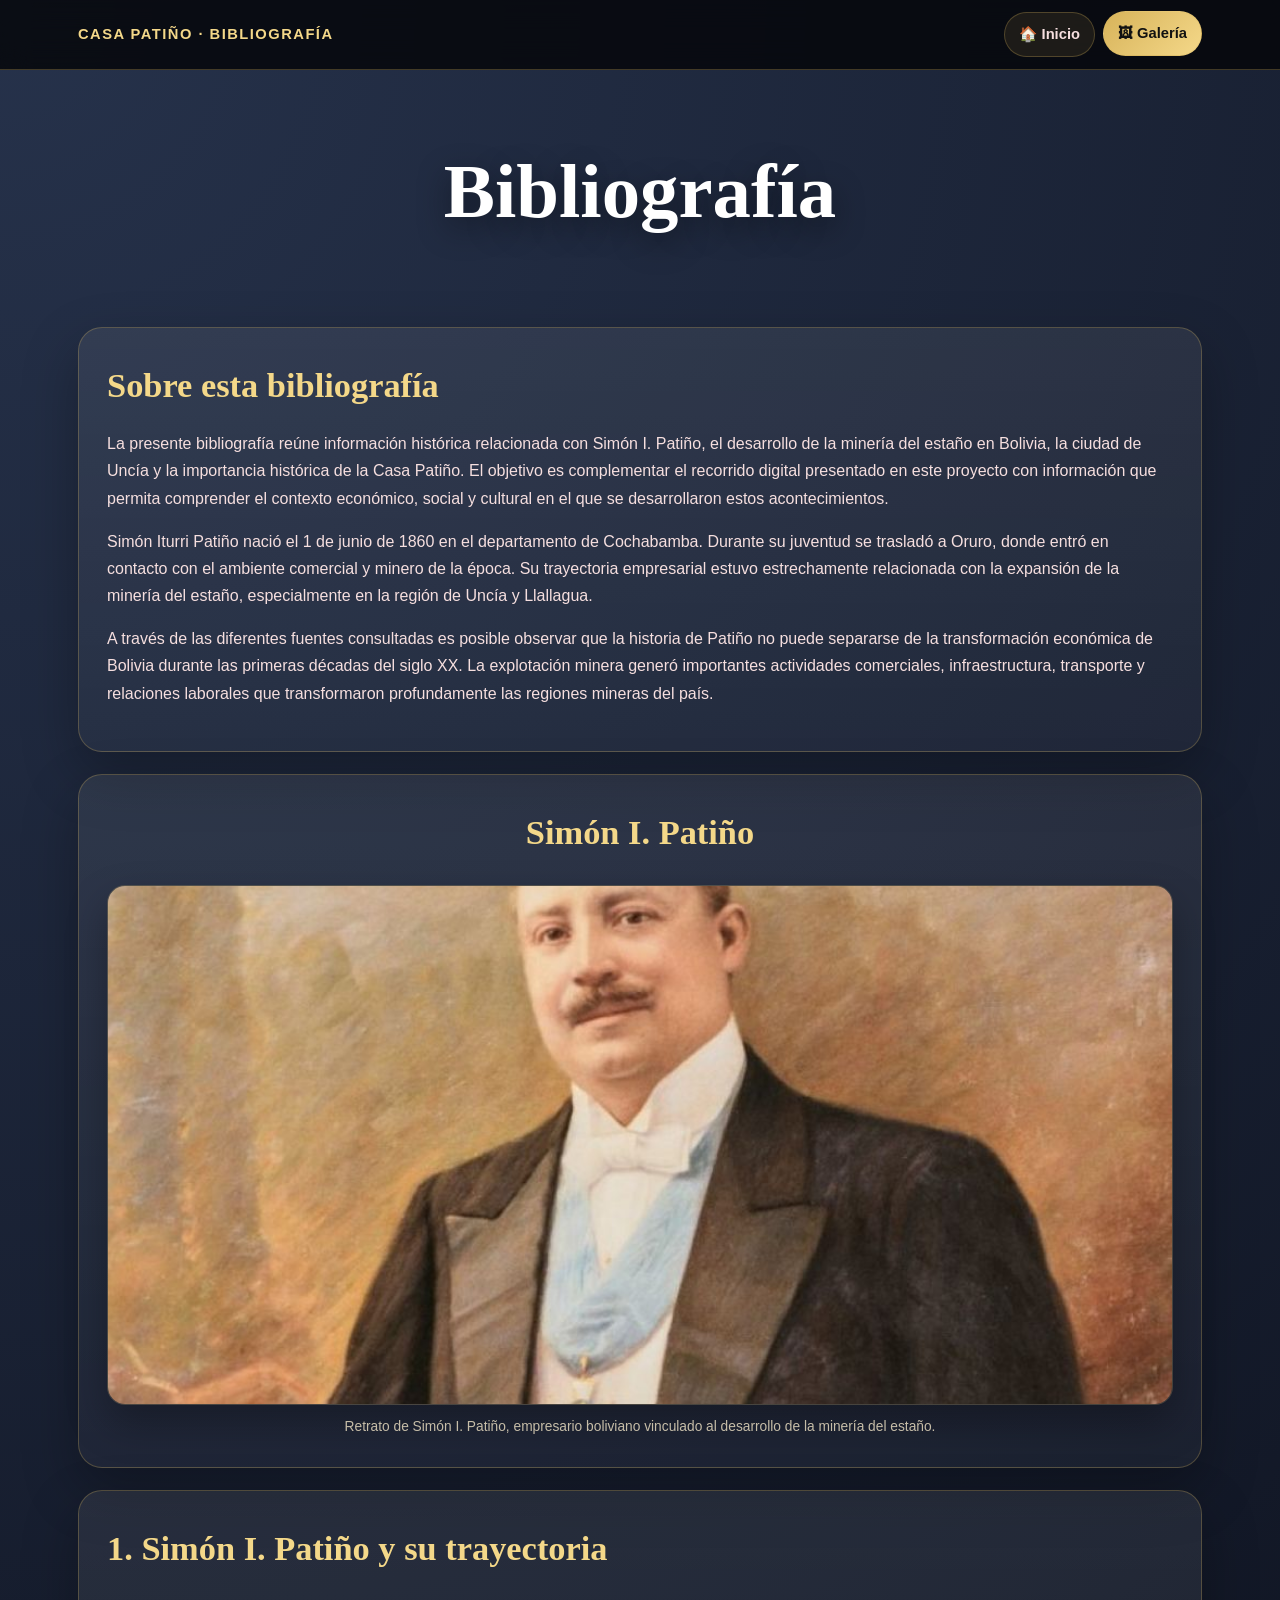
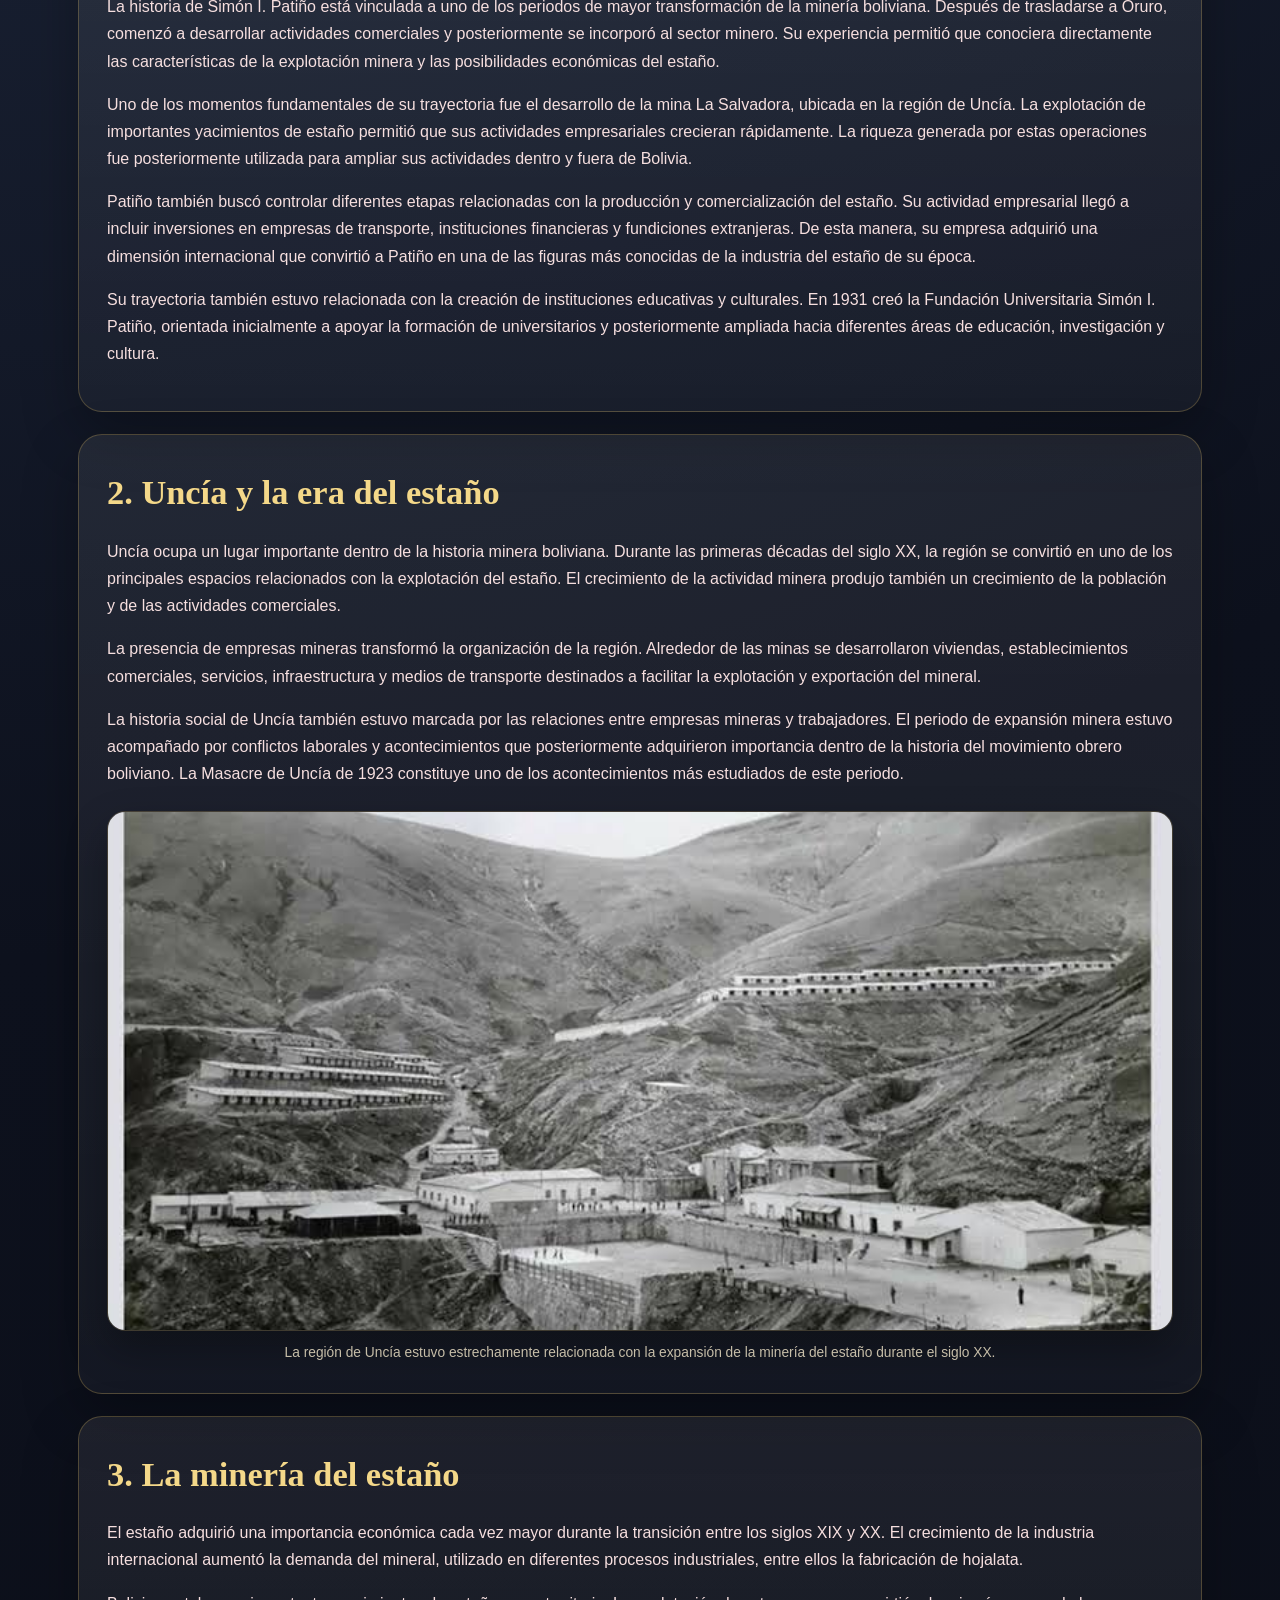
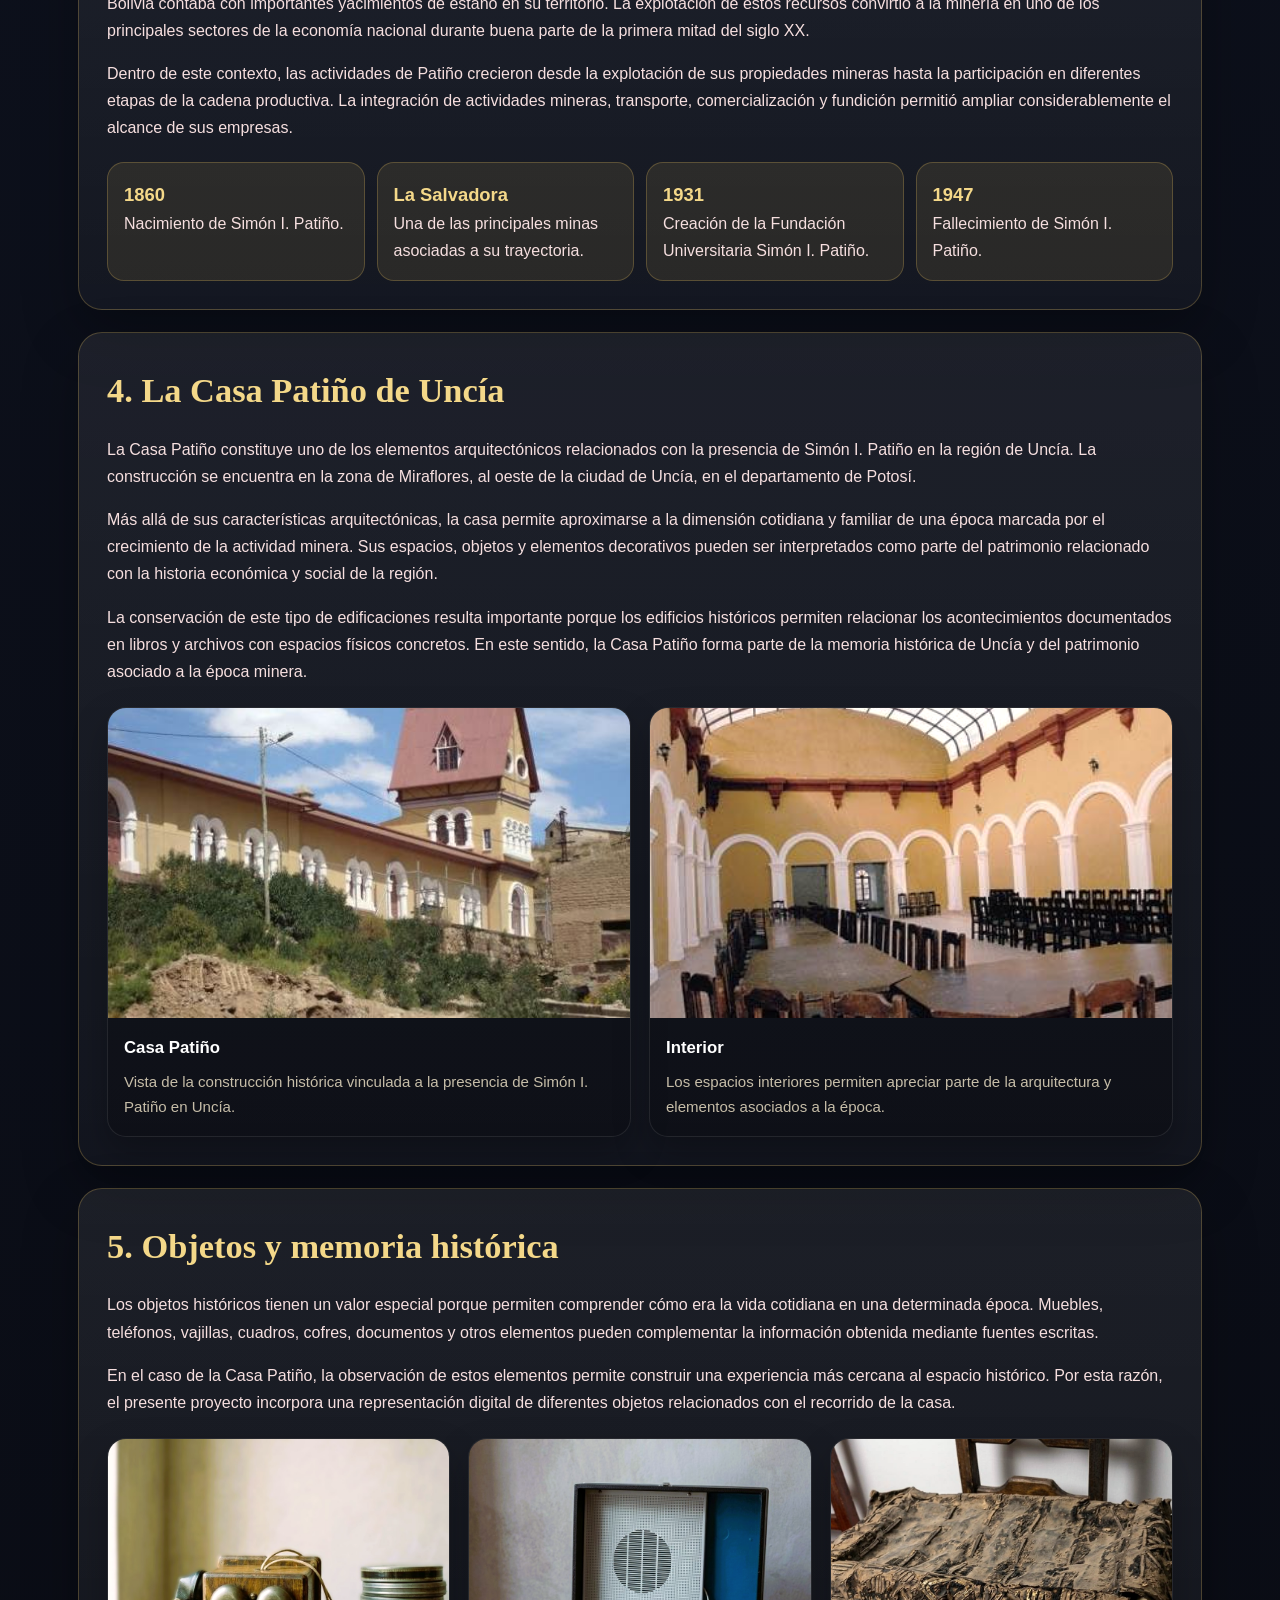
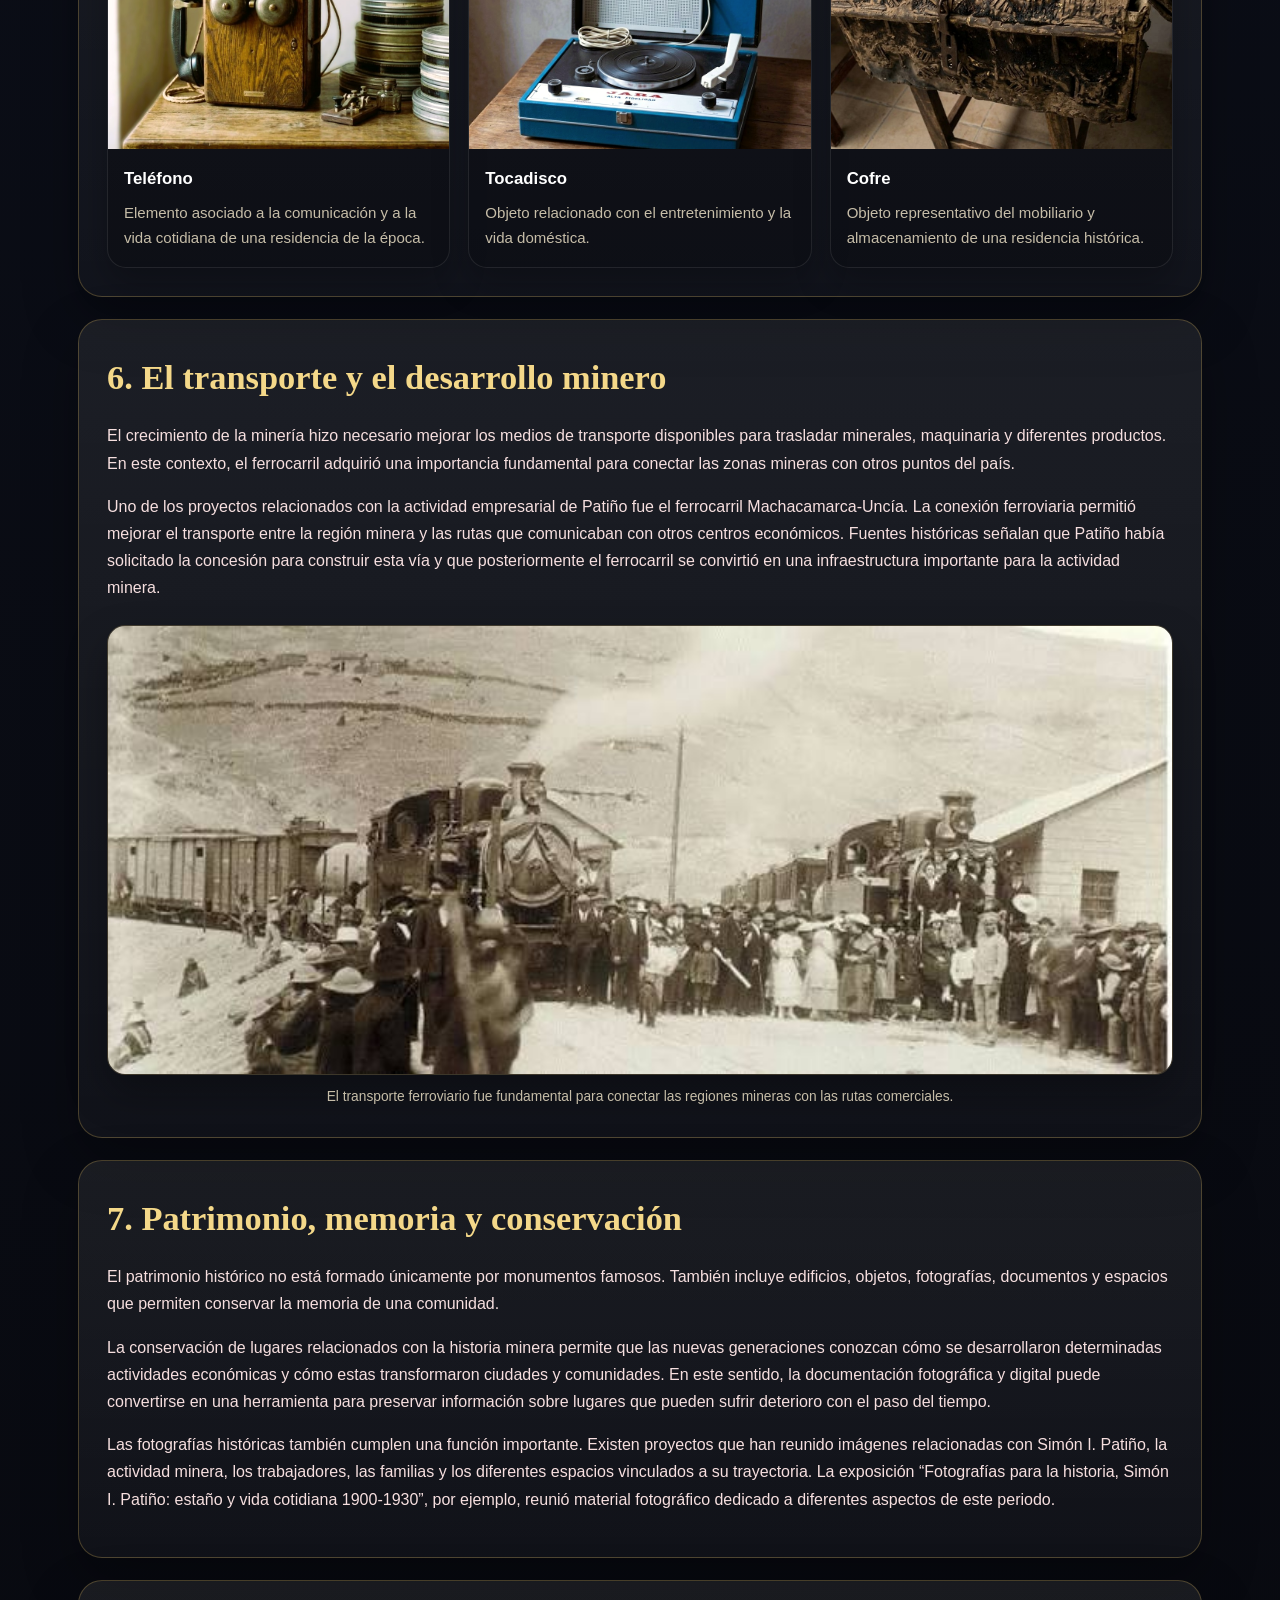
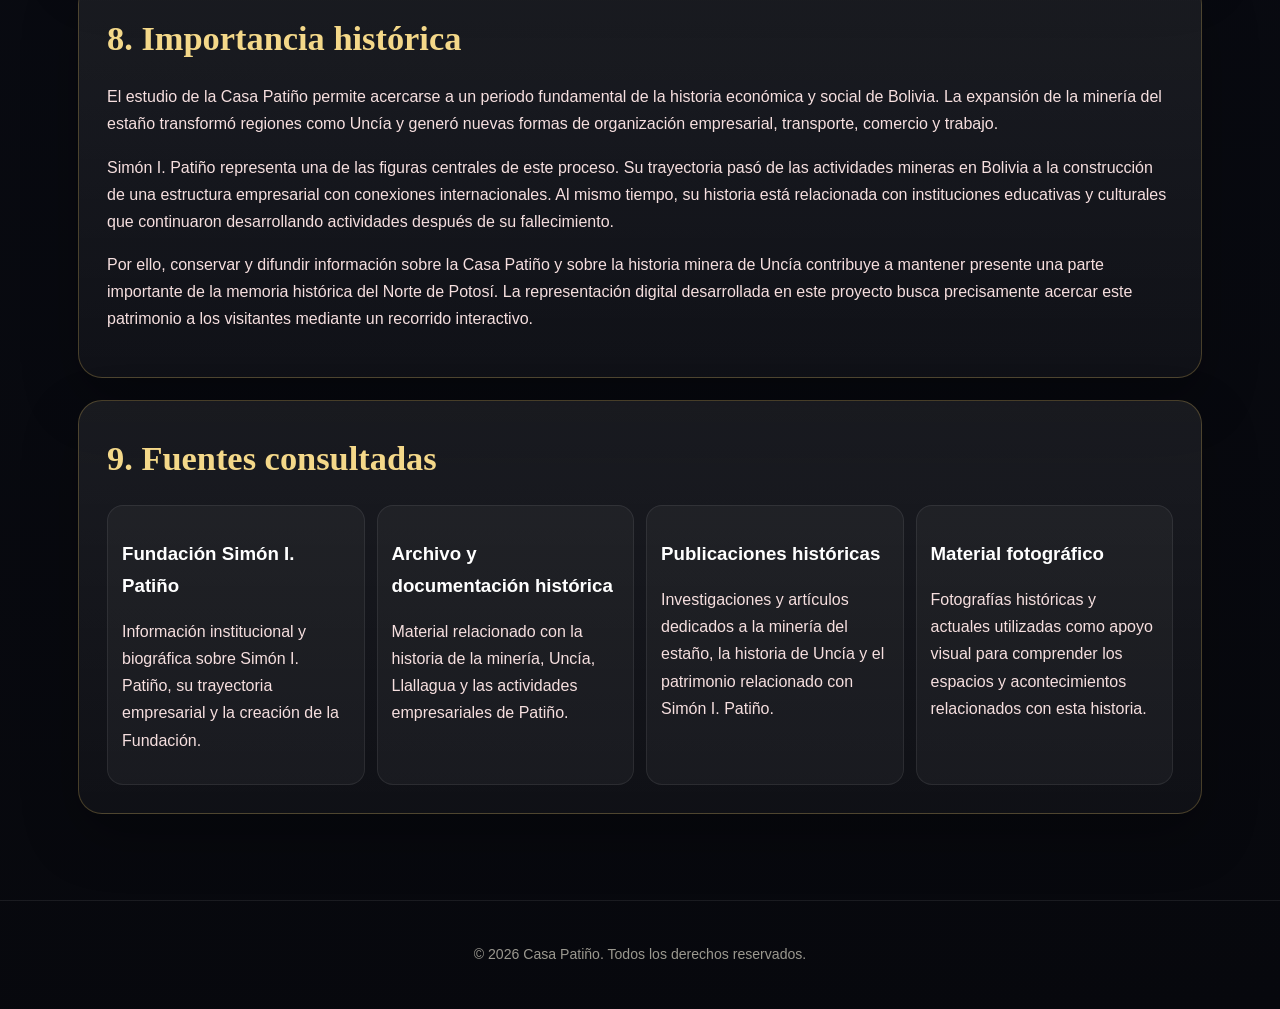
<file: bibliografia.html>
<!DOCTYPE html>
<html lang="es">
<head>
    <meta charset="utf-8">
    <meta name="viewport" content="width=device-width, initial-scale=1">
    <title>Bibliografía - Casa Patiño</title>
    <link rel="stylesheet" href="bibliografia.css">
</head>
<body>
    <nav class="topnav">
        <div class="nav-inner">
            <div class="brand">
                Casa Patiño · Bibliografía
            </div>
            <div class="links">
                <a href="index.html">🏠 Inicio</a>
                <a class="active" href="galeria.html">🖼 Galería</a>
            </div>
        </div>
    </nav>
    <header class="hero">
        <h1>
            Bibliografía
        </h1>
    </header>
    <main class="wrap">

    <!-- =========================================
         INTRODUCCIÓN
    ========================================== -->
    <section class="section">

        <h2>Sobre esta bibliografía</h2>

        <p>
            La presente bibliografía reúne información histórica relacionada con
            Simón I. Patiño, el desarrollo de la minería del estaño en Bolivia,
            la ciudad de Uncía y la importancia histórica de la Casa Patiño.
            El objetivo es complementar el recorrido digital presentado en este
            proyecto con información que permita comprender el contexto
            económico, social y cultural en el que se desarrollaron estos
            acontecimientos.
        </p>

        <p>
            Simón Iturri Patiño nació el 1 de junio de 1860 en el departamento
            de Cochabamba. Durante su juventud se trasladó a Oruro, donde entró
            en contacto con el ambiente comercial y minero de la época. Su
            trayectoria empresarial estuvo estrechamente relacionada con la
            expansión de la minería del estaño, especialmente en la región de
            Uncía y Llallagua.
        </p>

        <p>
            A través de las diferentes fuentes consultadas es posible observar
            que la historia de Patiño no puede separarse de la transformación
            económica de Bolivia durante las primeras décadas del siglo XX.
            La explotación minera generó importantes actividades comerciales,
            infraestructura, transporte y relaciones laborales que transformaron
            profundamente las regiones mineras del país.
        </p>

    </section>


    <!-- =========================================
         IMAGEN PRINCIPAL
    ========================================== -->
    <section class="section">

        <h2 class="gallery-title">Simón I. Patiño</h2>

        <div class="photo-feature">
            <img src="Imagenes/Simon I..jpg"
                 alt="Simón I. Patiño">

            <p class="caption-small">
                Retrato de Simón I. Patiño, empresario boliviano vinculado al
                desarrollo de la minería del estaño.
            </p>
        </div>

    </section>


    <!-- =========================================
         BIOGRAFÍA
    ========================================== -->
    <section class="section">

        <h2>1. Simón I. Patiño y su trayectoria</h2>

        <p>
            La historia de Simón I. Patiño está vinculada a uno de los periodos
            de mayor transformación de la minería boliviana. Después de
            trasladarse a Oruro, comenzó a desarrollar actividades comerciales
            y posteriormente se incorporó al sector minero. Su experiencia
            permitió que conociera directamente las características de la
            explotación minera y las posibilidades económicas del estaño.
        </p>

        <p>
            Uno de los momentos fundamentales de su trayectoria fue el
            desarrollo de la mina La Salvadora, ubicada en la región de Uncía.
            La explotación de importantes yacimientos de estaño permitió que
            sus actividades empresariales crecieran rápidamente. La riqueza
            generada por estas operaciones fue posteriormente utilizada para
            ampliar sus actividades dentro y fuera de Bolivia.
        </p>

        <p>
            Patiño también buscó controlar diferentes etapas relacionadas con
            la producción y comercialización del estaño. Su actividad empresarial
            llegó a incluir inversiones en empresas de transporte, instituciones
            financieras y fundiciones extranjeras. De esta manera, su empresa
            adquirió una dimensión internacional que convirtió a Patiño en una
            de las figuras más conocidas de la industria del estaño de su época.
        </p>

        <p>
            Su trayectoria también estuvo relacionada con la creación de
            instituciones educativas y culturales. En 1931 creó la Fundación
            Universitaria Simón I. Patiño, orientada inicialmente a apoyar la
            formación de universitarios y posteriormente ampliada hacia
            diferentes áreas de educación, investigación y cultura.
        </p>

    </section>


    <!-- =========================================
         UNCÍA
    ========================================== -->
    <section class="section">

        <h2>2. Uncía y la era del estaño</h2>

        <p>
            Uncía ocupa un lugar importante dentro de la historia minera
            boliviana. Durante las primeras décadas del siglo XX, la región se
            convirtió en uno de los principales espacios relacionados con la
            explotación del estaño. El crecimiento de la actividad minera
            produjo también un crecimiento de la población y de las actividades
            comerciales.
        </p>

        <p>
            La presencia de empresas mineras transformó la organización de la
            región. Alrededor de las minas se desarrollaron viviendas,
            establecimientos comerciales, servicios, infraestructura y medios
            de transporte destinados a facilitar la explotación y exportación
            del mineral.
        </p>

        <p>
            La historia social de Uncía también estuvo marcada por las
            relaciones entre empresas mineras y trabajadores. El periodo de
            expansión minera estuvo acompañado por conflictos laborales y
            acontecimientos que posteriormente adquirieron importancia dentro
            de la historia del movimiento obrero boliviano. La Masacre de
            Uncía de 1923 constituye uno de los acontecimientos más estudiados
            de este periodo.
        </p>

        <div class="photo-feature">
            <img src="Imagenes/Simon Uncia.jpeg"
                 alt="Uncía y su entorno histórico">

            <p class="caption-small">
                La región de Uncía estuvo estrechamente relacionada con la
                expansión de la minería del estaño durante el siglo XX.
            </p>
        </div>

    </section>


    <!-- =========================================
         MINERÍA
    ========================================== -->
    <section class="section">

        <h2>3. La minería del estaño</h2>

        <p>
            El estaño adquirió una importancia económica cada vez mayor durante
            la transición entre los siglos XIX y XX. El crecimiento de la
            industria internacional aumentó la demanda del mineral, utilizado
            en diferentes procesos industriales, entre ellos la fabricación
            de hojalata.
        </p>

        <p>
            Bolivia contaba con importantes yacimientos de estaño en su
            territorio. La explotación de estos recursos convirtió a la minería
            en uno de los principales sectores de la economía nacional durante
            buena parte de la primera mitad del siglo XX.
        </p>

        <p>
            Dentro de este contexto, las actividades de Patiño crecieron desde
            la explotación de sus propiedades mineras hasta la participación en
            diferentes etapas de la cadena productiva. La integración de
            actividades mineras, transporte, comercialización y fundición
            permitió ampliar considerablemente el alcance de sus empresas.
        </p>

        <div class="statgrid">

            <div class="stat">
                <b>1860</b>
                Nacimiento de Simón I. Patiño.
            </div>

            <div class="stat">
                <b>La Salvadora</b>
                Una de las principales minas asociadas a su trayectoria.
            </div>

            <div class="stat">
                <b>1931</b>
                Creación de la Fundación Universitaria Simón I. Patiño.
            </div>

            <div class="stat">
                <b>1947</b>
                Fallecimiento de Simón I. Patiño.
            </div>

        </div>

    </section>


    <!-- =========================================
         CASA PATIÑO
    ========================================== -->
    <section class="section">

        <h2>4. La Casa Patiño de Uncía</h2>

        <p>
            La Casa Patiño constituye uno de los elementos arquitectónicos
            relacionados con la presencia de Simón I. Patiño en la región de
            Uncía. La construcción se encuentra en la zona de Miraflores, al
            oeste de la ciudad de Uncía, en el departamento de Potosí.
        </p>

        <p>
            Más allá de sus características arquitectónicas, la casa permite
            aproximarse a la dimensión cotidiana y familiar de una época
            marcada por el crecimiento de la actividad minera. Sus espacios,
            objetos y elementos decorativos pueden ser interpretados como parte
            del patrimonio relacionado con la historia económica y social de la
            región.
        </p>

        <p>
            La conservación de este tipo de edificaciones resulta importante
            porque los edificios históricos permiten relacionar los
            acontecimientos documentados en libros y archivos con espacios
            físicos concretos. En este sentido, la Casa Patiño forma parte de
            la memoria histórica de Uncía y del patrimonio asociado a la época
            minera.
        </p>

        <div class="grid">

            <article class="card photo-card">
                <img src="Imagenes/Patiño casa.jpeg"
                     alt="Casa Patiño">

                <div class="body">
                    <h3>Casa Patiño</h3>
                    <p>
                        Vista de la construcción histórica vinculada a la
                        presencia de Simón I. Patiño en Uncía.
                    </p>
                </div>
            </article>

            <article class="card photo-card">
                <img src="Imagenes/Patiño casa interior.JPG"
                     alt="Interior de la Casa Patiño">

                <div class="body">
                    <h3>Interior</h3>
                    <p>
                        Los espacios interiores permiten apreciar parte de la
                        arquitectura y elementos asociados a la época.
                    </p>
                </div>
            </article>

        </div>

    </section>


    <!-- =========================================
         OBJETOS HISTÓRICOS
    ========================================== -->
    <section class="section">

        <h2>5. Objetos y memoria histórica</h2>

        <p>
            Los objetos históricos tienen un valor especial porque permiten
            comprender cómo era la vida cotidiana en una determinada época.
            Muebles, teléfonos, vajillas, cuadros, cofres, documentos y otros
            elementos pueden complementar la información obtenida mediante
            fuentes escritas.
        </p>

        <p>
            En el caso de la Casa Patiño, la observación de estos elementos
            permite construir una experiencia más cercana al espacio histórico.
            Por esta razón, el presente proyecto incorpora una representación
            digital de diferentes objetos relacionados con el recorrido de la
            casa.
        </p>

        <div class="grid">

            <article class="card photo-card">
                <img src="Imagenes/Telefono.jpeg"
                     alt="Teléfono histórico">

                <div class="body">
                    <h3>Teléfono</h3>
                    <p>
                        Elemento asociado a la comunicación y a la vida
                        cotidiana de una residencia de la época.
                    </p>
                </div>
            </article>

            <article class="card photo-card">
                <img src="Imagenes/Tocadisco.jpeg"
                     alt="Tocadisco histórico">

                <div class="body">
                    <h3>Tocadisco</h3>
                    <p>
                        Objeto relacionado con el entretenimiento y la vida
                        doméstica.
                    </p>
                </div>
            </article>

            <article class="card photo-card">
                <img src="Imagenes/Cofre.jpeg"
                     alt="Cofre histórico">

                <div class="body">
                    <h3>Cofre</h3>
                    <p>
                        Objeto representativo del mobiliario y almacenamiento
                        de una residencia histórica.
                    </p>
                </div>
            </article>

        </div>

    </section>


    <!-- =========================================
         TRANSPORTE
    ========================================== -->
    <section class="section">

        <h2>6. El transporte y el desarrollo minero</h2>

        <p>
            El crecimiento de la minería hizo necesario mejorar los medios de
            transporte disponibles para trasladar minerales, maquinaria y
            diferentes productos. En este contexto, el ferrocarril adquirió
            una importancia fundamental para conectar las zonas mineras con
            otros puntos del país.
        </p>

        <p>
            Uno de los proyectos relacionados con la actividad empresarial de
            Patiño fue el ferrocarril Machacamarca-Uncía. La conexión ferroviaria
            permitió mejorar el transporte entre la región minera y las rutas
            que comunicaban con otros centros económicos. Fuentes históricas
            señalan que Patiño había solicitado la concesión para construir
            esta vía y que posteriormente el ferrocarril se convirtió en una
            infraestructura importante para la actividad minera.
        </p>

        <div class="photo-feature">
            <img src="Imagenes/Ferrocarril.jpeg"
                 alt="Ferrocarril relacionado con la región minera">

            <p class="caption-small">
                El transporte ferroviario fue fundamental para conectar las
                regiones mineras con las rutas comerciales.
            </p>
        </div>

    </section>


    <!-- =========================================
         PATRIMONIO
    ========================================== -->
    <section class="section">

        <h2>7. Patrimonio, memoria y conservación</h2>

        <p>
            El patrimonio histórico no está formado únicamente por monumentos
            famosos. También incluye edificios, objetos, fotografías,
            documentos y espacios que permiten conservar la memoria de una
            comunidad.
        </p>

        <p>
            La conservación de lugares relacionados con la historia minera
            permite que las nuevas generaciones conozcan cómo se desarrollaron
            determinadas actividades económicas y cómo estas transformaron
            ciudades y comunidades. En este sentido, la documentación
            fotográfica y digital puede convertirse en una herramienta para
            preservar información sobre lugares que pueden sufrir deterioro
            con el paso del tiempo.
        </p>

        <p>
            Las fotografías históricas también cumplen una función importante.
            Existen proyectos que han reunido imágenes relacionadas con Simón
            I. Patiño, la actividad minera, los trabajadores, las familias y
            los diferentes espacios vinculados a su trayectoria. La exposición
            “Fotografías para la historia, Simón I. Patiño: estaño y vida
            cotidiana 1900-1930”, por ejemplo, reunió material fotográfico
            dedicado a diferentes aspectos de este periodo.
        </p>

    </section>


    <!-- =========================================
         CONCLUSIÓN
    ========================================== -->
    <section class="section">

        <h2>8. Importancia histórica</h2>

        <p>
            El estudio de la Casa Patiño permite acercarse a un periodo
            fundamental de la historia económica y social de Bolivia. La
            expansión de la minería del estaño transformó regiones como Uncía
            y generó nuevas formas de organización empresarial, transporte,
            comercio y trabajo.
        </p>

        <p>
            Simón I. Patiño representa una de las figuras centrales de este
            proceso. Su trayectoria pasó de las actividades mineras en Bolivia
            a la construcción de una estructura empresarial con conexiones
            internacionales. Al mismo tiempo, su historia está relacionada con
            instituciones educativas y culturales que continuaron desarrollando
            actividades después de su fallecimiento.
        </p>

        <p>
            Por ello, conservar y difundir información sobre la Casa Patiño y
            sobre la historia minera de Uncía contribuye a mantener presente
            una parte importante de la memoria histórica del Norte de Potosí.
            La representación digital desarrollada en este proyecto busca
            precisamente acercar este patrimonio a los visitantes mediante un
            recorrido interactivo.
        </p>

    </section>


    <!-- =========================================
         FUENTES CONSULTADAS
    ========================================== -->
    <section class="section">

        <h2>9. Fuentes consultadas</h2>

        <div class="list">

            <div>
                <h3>Fundación Simón I. Patiño</h3>
                <p>
                    Información institucional y biográfica sobre Simón I.
                    Patiño, su trayectoria empresarial y la creación de la
                    Fundación.
                </p>
            </div>

            <div>
                <h3>Archivo y documentación histórica</h3>
                <p>
                    Material relacionado con la historia de la minería, Uncía,
                    Llallagua y las actividades empresariales de Patiño.
                </p>
            </div>

            <div>
                <h3>Publicaciones históricas</h3>
                <p>
                    Investigaciones y artículos dedicados a la minería del
                    estaño, la historia de Uncía y el patrimonio relacionado
                    con Simón I. Patiño.
                </p>
            </div>

            <div>
                <h3>Material fotográfico</h3>
                <p>
                    Fotografías históricas y actuales utilizadas como apoyo
                    visual para comprender los espacios y acontecimientos
                    relacionados con esta historia.
                </p>
            </div>

        </div>

    </section>

</main>
    <footer class="footer">
        <p>
            © 2026 Casa Patiño. Todos los derechos reservados.
        </p>
    </footer>
</body>
</html>
</file>
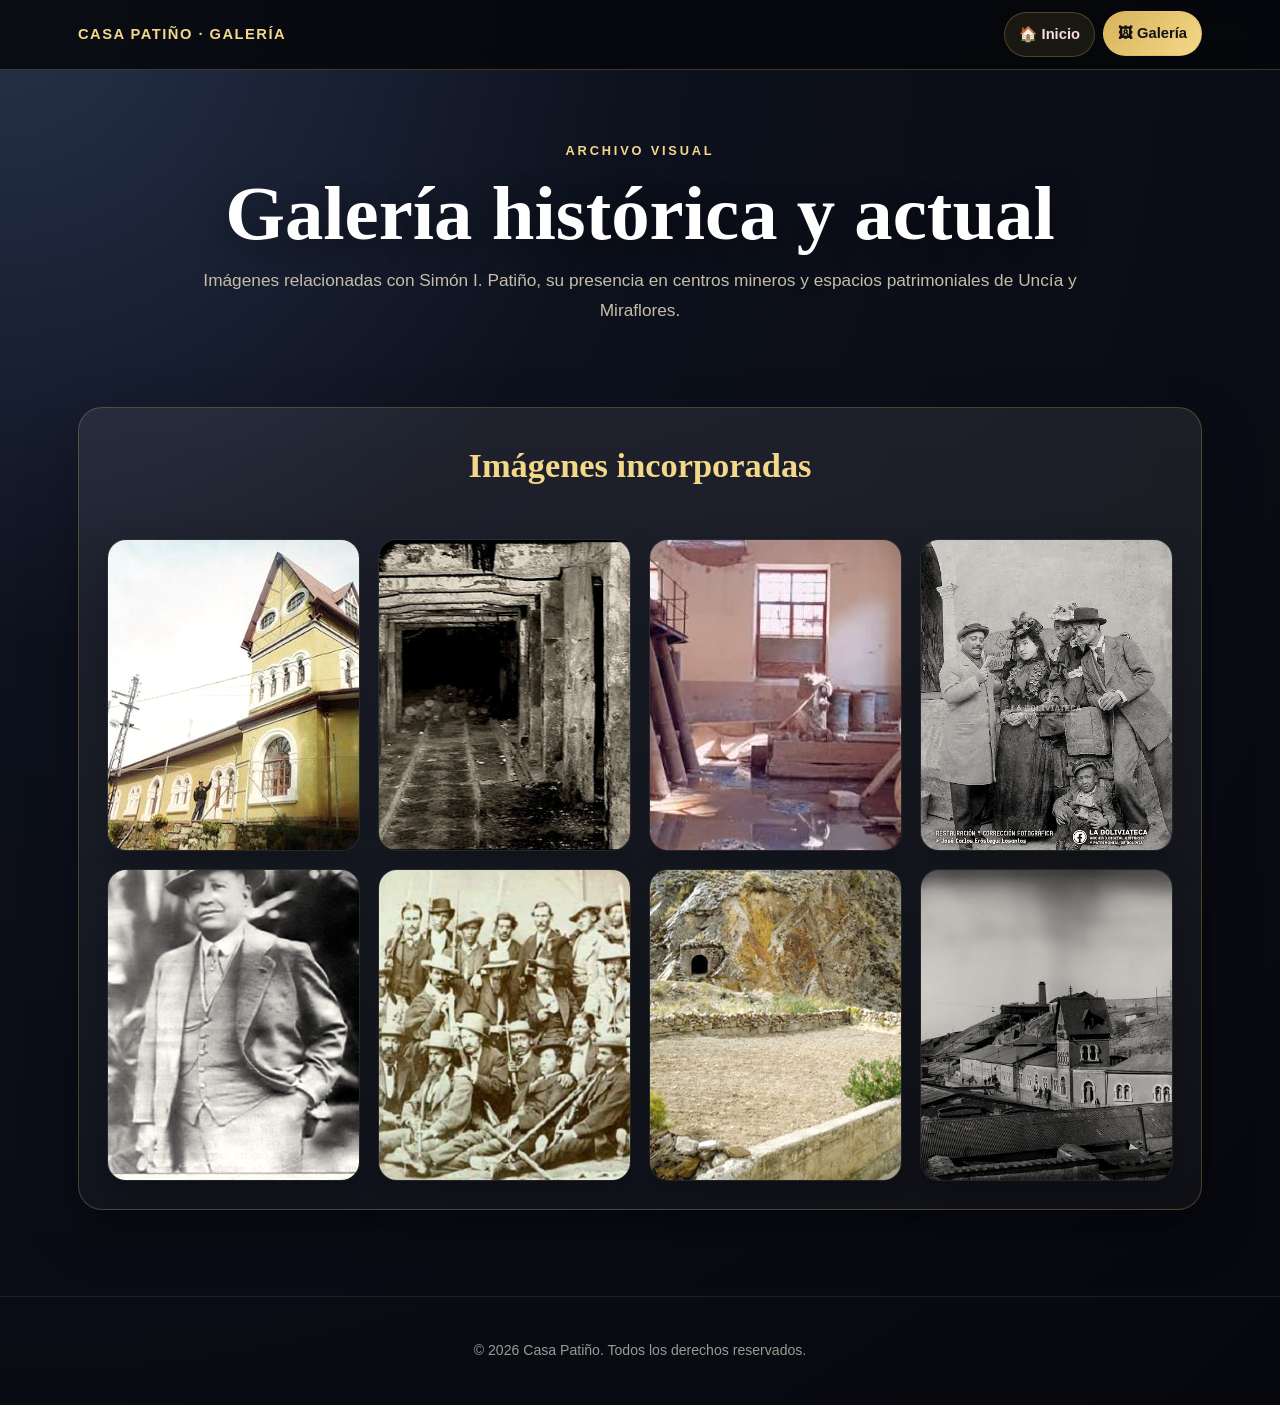
<file: galeria.html>
<!DOCTYPE html>
<html lang="es">

<head>
    <meta charset="utf-8">
    <meta name="viewport" content="width=device-width, initial-scale=1">

    <title>Galería - Casa Patiño</title>

    <!-- CSS de la galería -->
    <link rel="stylesheet" href="galeria.css">
</head>

<body>
    <!-- =========================
         BARRA DE NAVEGACIÓN
    ========================== -->
    <nav class="topnav">
        <div class="nav-inner">
            <div class="brand">
                Casa Patiño · Galería
            </div>
            <div class="links">
                <a href="index.html">
                    🏠 Inicio
                </a>
                <a class="active" href="galeria.html">
                    🖼 Galería
                </a>
            </div>

        </div>

    </nav>
    <!-- =========================
         ENCABEZADO
    ========================== -->
    <header class="hero">
        <div class="eyebrow">
            Archivo visual
        </div>
        <h1>
            Galería histórica y actual
        </h1>
        <p>
            Imágenes relacionadas con Simón I. Patiño,
            su presencia en centros mineros y espacios
            patrimoniales de Uncía y Miraflores.
        </p>

    </header>
    <main class="wrap">

        <section class="section">

            <h2 class="gallery-title">
                Imágenes incorporadas
            </h2>
            <!-- =========================
                 GALERÍA
            ========================== -->
            <div class="grid">
                <div class="grid">

    <article class="card photo-card">
        <img src="Imagenes/1.jpeg"
             alt="Imagen histórica de Casa Patiño">
    </article>

    <article class="card photo-card">
        <img src="Imagenes/2.jpeg"
             alt="Imagen histórica de Simón I. Patiño">
    </article>

    <article class="card photo-card">
        <img src="Imagenes/3.jpeg"
             alt="Imagen histórica de Uncía">
    </article>

    <article class="card photo-card">
        <img src="Imagenes/4.jpeg"
             alt="Imagen de la Casa Patiño">
    </article>

    <article class="card photo-card">
        <img src="Imagenes/5.jpg"
             alt="Imagen histórica de la minería">
    </article>

    <article class="card photo-card">
        <img src="Imagenes/6.jpg"
             alt="Imagen histórica relacionada con la minería">
    </article>

    <article class="card photo-card">
        <img src="Imagenes/7.jpg"
             alt="Imagen histórica de Uncía">
    </article>

    <article class="card photo-card">
        <img src="Imagenes/8.jpeg"
             alt="Imagen del patrimonio de Casa Patiño">
    </article>

</div>
            </div>
        </section>
    </main>
    <footer class="footer">
        <p>
            © 2026 Casa Patiño. Todos los derechos reservados.
        </p>
    </footer>
</body>

</html>
</file>
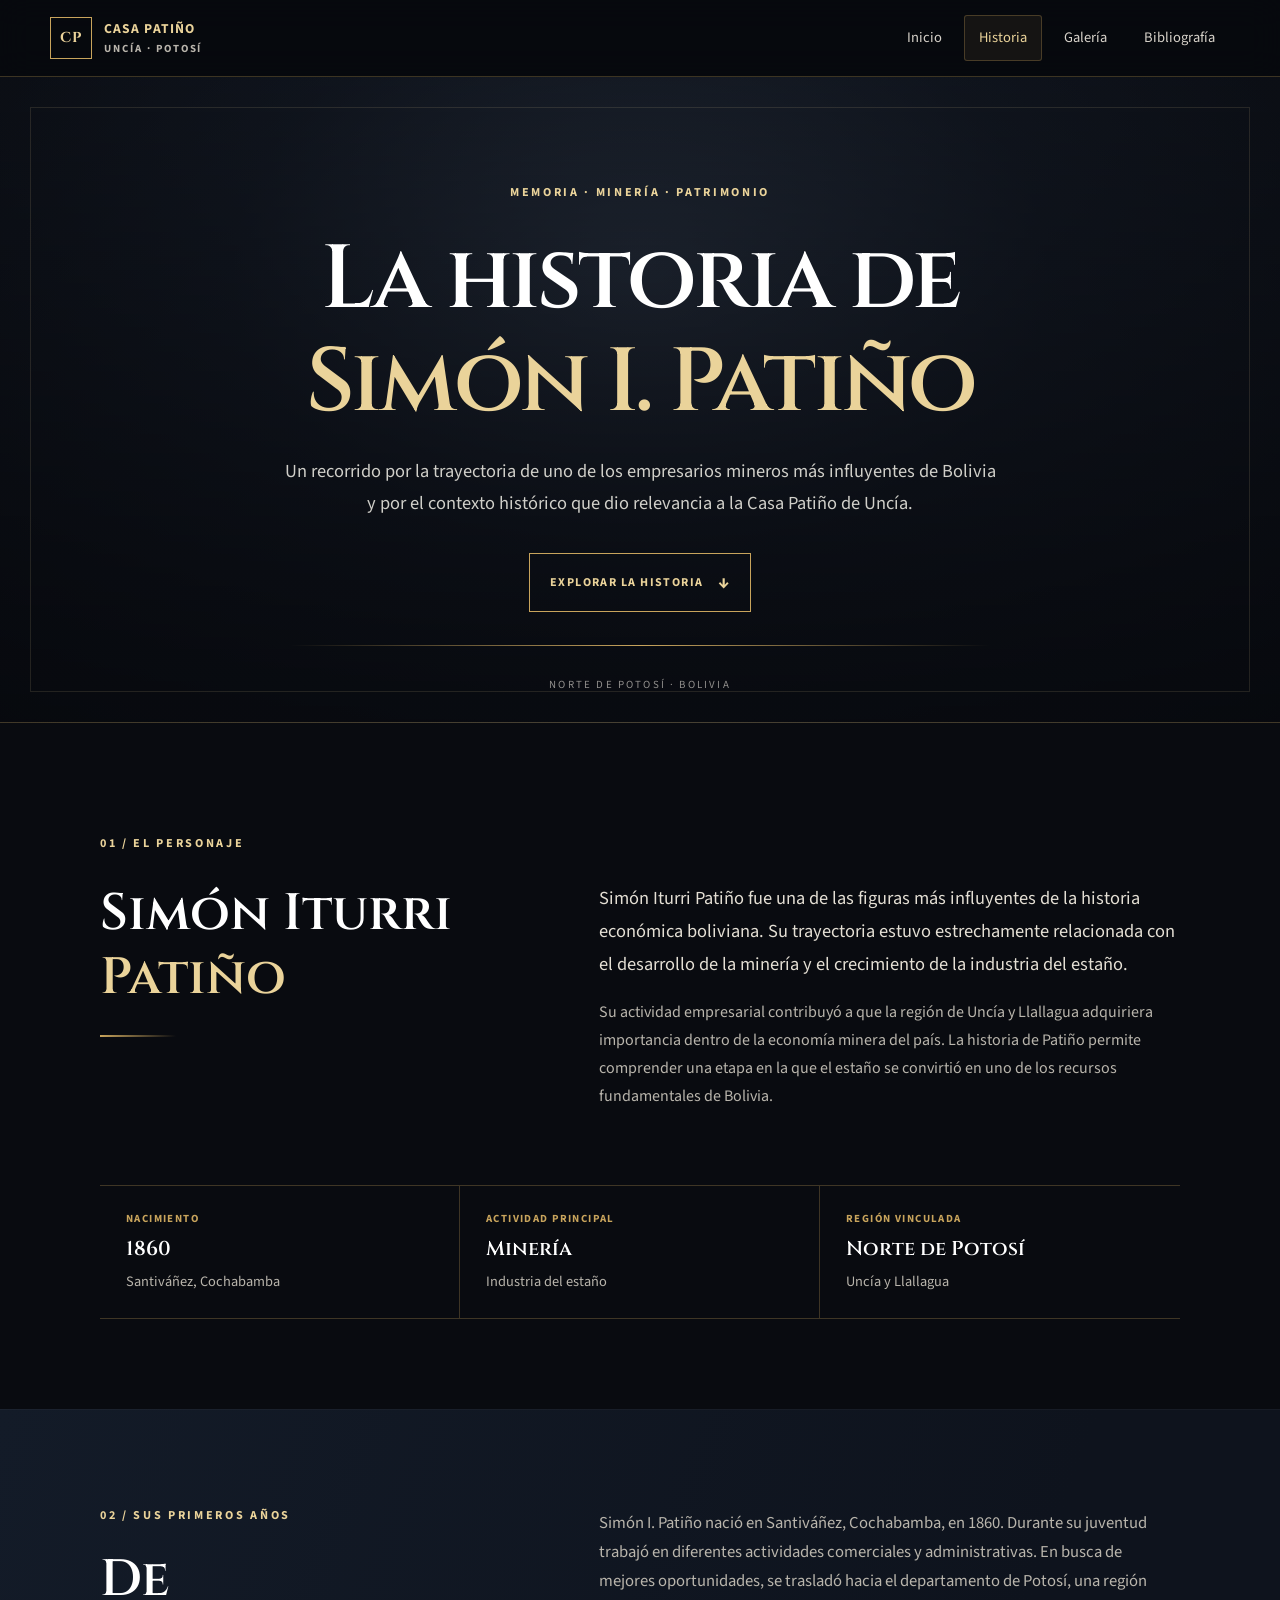
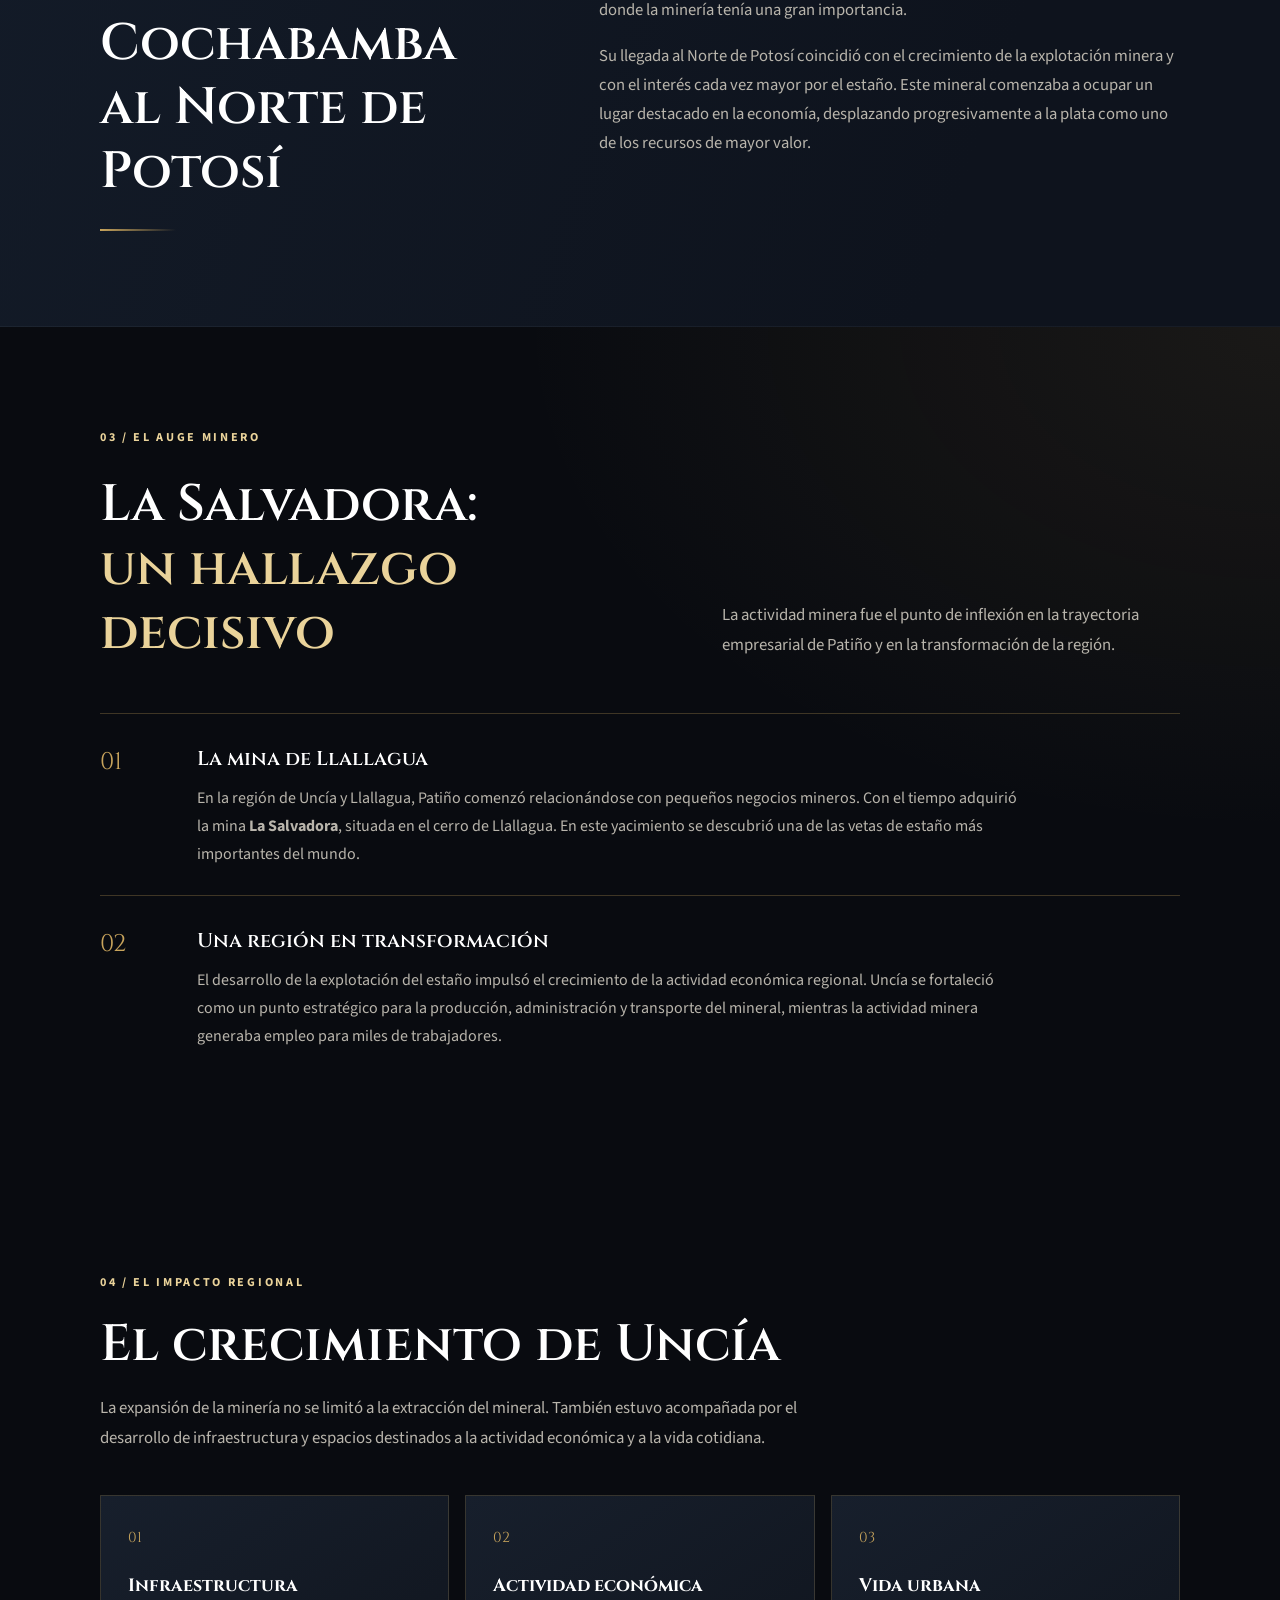
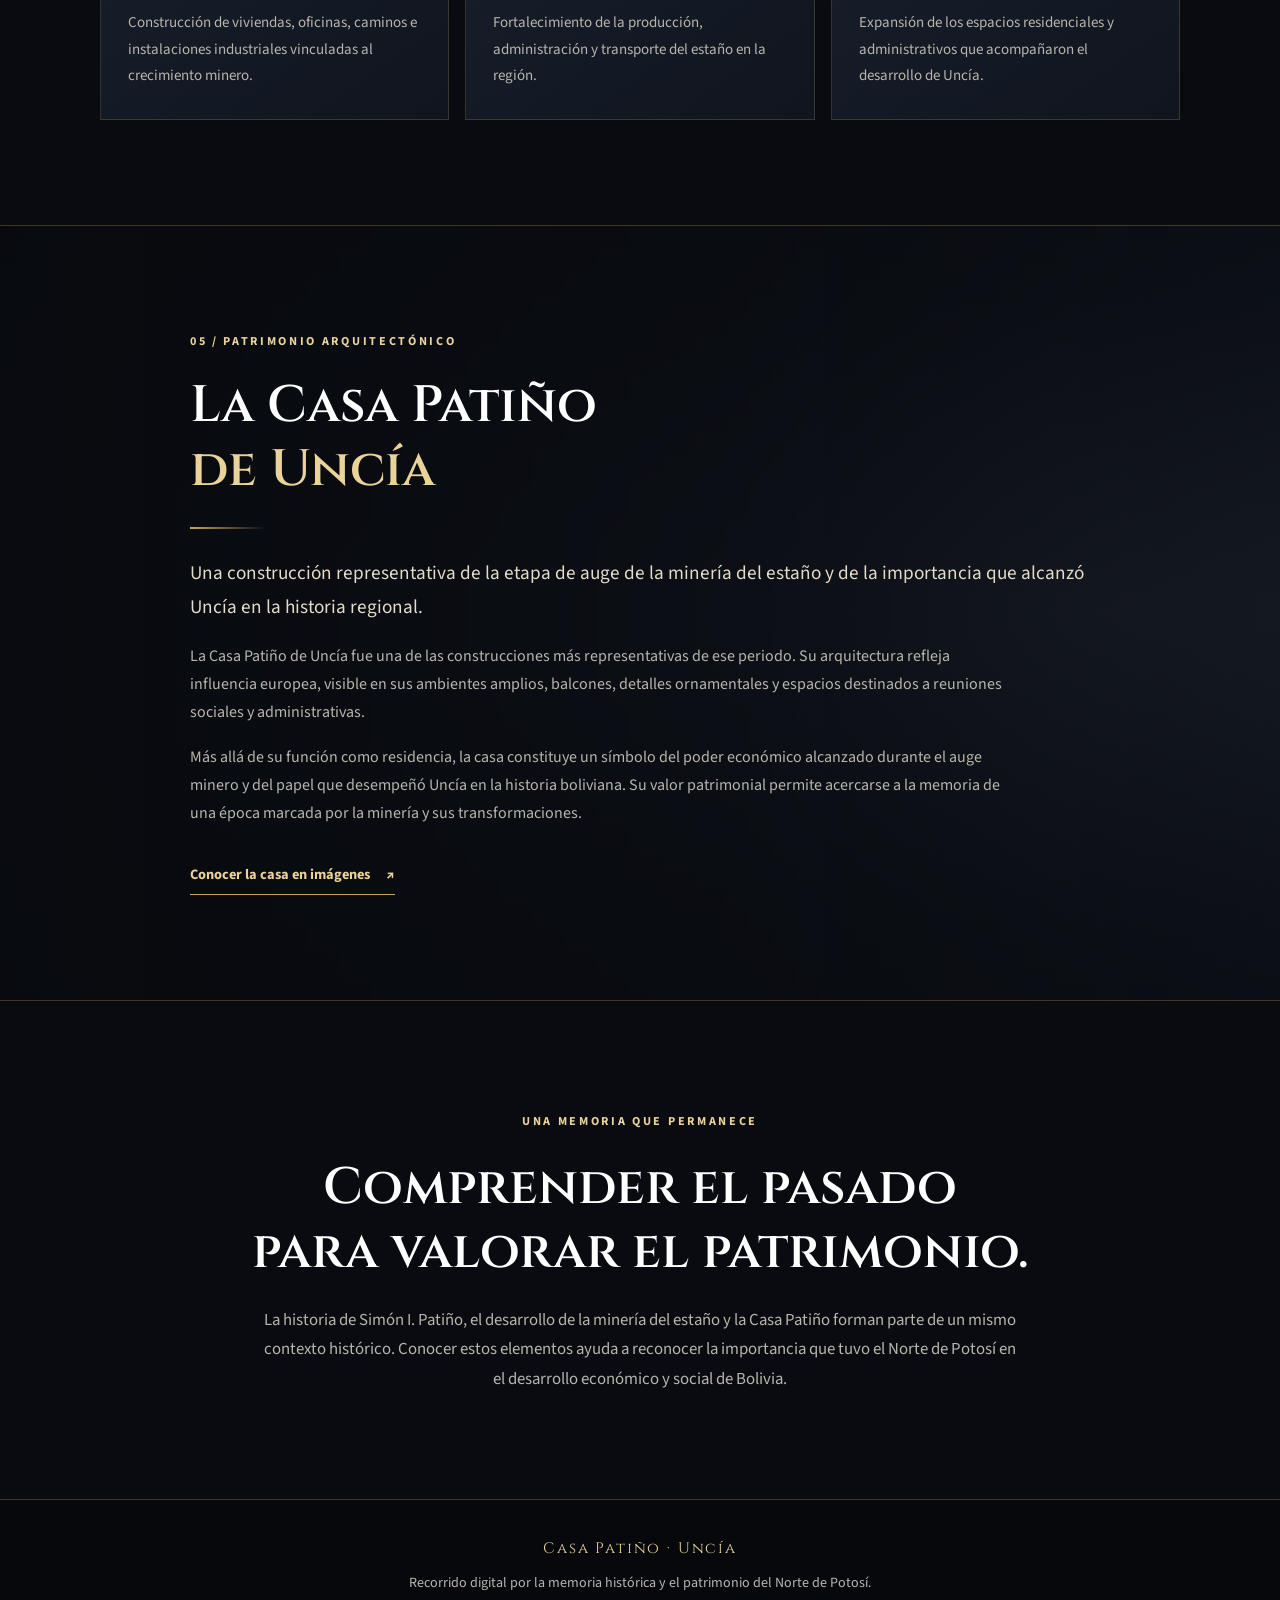
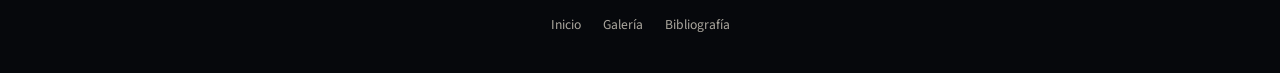
<file: Historia.html>
<!DOCTYPE html>
<html lang="es">
<head>
    <meta charset="UTF-8">
    <meta name="viewport" content="width=device-width, initial-scale=1.0">
    <meta name="description" content="Historia de Simón I. Patiño, el auge del estaño y la Casa Patiño de Uncía, en el Norte de Potosí.">
    <title>Historia | Casa Patiño · Uncía</title>
    <link rel="stylesheet" href="Historia.css">
    <link rel="preconnect" href="https://fonts.googleapis.com">
    <link rel="preconnect" href="https://fonts.gstatic.com" crossorigin>
    <link href="https://fonts.googleapis.com/css2?family=Cinzel:wght@500;600;700&family=Source+Sans+3:wght@400;500;600;700&display=swap" rel="stylesheet">
</head>
<body>

    <nav class="topnav">
        <div class="nav-inner">
            <a class="brand" href="index.html">
                <span class="brand-mark">CP</span>
                <span>Casa Patiño <small>Uncía · Potosí</small></span>
            </a>

            <div class="links">
                <a href="index.html">Inicio</a>
                <a class="active" href="Historia.html" aria-current="page">Historia</a>
                <a href="galeria.html">Galería</a>
                <a href="bibliografia.html">Bibliografía</a>
            </div>
        </div>
    </nav>

    <header class="hero">
        <div class="hero-overlay"></div>
        <div class="hero-content">
            <span class="eyebrow">Memoria · Minería · Patrimonio</span>
            <h1>La historia de<br><em>Simón I. Patiño</em></h1>
            <p class="hero-description">
                Un recorrido por la trayectoria de uno de los empresarios mineros más influyentes de Bolivia
                y por el contexto histórico que dio relevancia a la Casa Patiño de Uncía.
            </p>
            <a class="hero-link" href="#semblanza">Explorar la historia <span>↓</span></a>
        </div>
        <div class="hero-caption">Norte de Potosí · Bolivia</div>
    </header>

    <main>
        <section class="intro-section content-width" id="semblanza">
            <div class="section-kicker">01 / El personaje</div>
            <div class="intro-grid">
                <div>
                    <h2>Simón Iturri<br><em>Patiño</em></h2>
                    <div class="gold-rule"></div>
                </div>
                <div class="intro-copy">
                    <p class="lead">
                        Simón Iturri Patiño fue una de las figuras más influyentes de la historia económica
                        boliviana. Su trayectoria estuvo estrechamente relacionada con el desarrollo de la
                        minería y el crecimiento de la industria del estaño.
                    </p>
                    <p>
                        Su actividad empresarial contribuyó a que la región de Uncía y Llallagua adquiriera
                        importancia dentro de la economía minera del país. La historia de Patiño permite
                        comprender una etapa en la que el estaño se convirtió en uno de los recursos
                        fundamentales de Bolivia.
                    </p>
                </div>
            </div>
            <div class="fact-strip">
                <div class="fact">
                    <span class="fact-label">Nacimiento</span>
                    <strong>1860</strong>
                    <span>Santiváñez, Cochabamba</span>
                </div>
                <div class="fact">
                    <span class="fact-label">Actividad principal</span>
                    <strong>Minería</strong>
                    <span>Industria del estaño</span>
                </div>
                <div class="fact">
                    <span class="fact-label">Región vinculada</span>
                    <strong>Norte de Potosí</strong>
                    <span>Uncía y Llallagua</span>
                </div>
            </div>
        </section>

        <section class="story-section">
            <div class="content-width story-grid">
                <div class="story-heading">
                    <div class="section-kicker">02 / Sus primeros años</div>
                    <h2>De Cochabamba<br>al Norte de Potosí</h2>
                    <div class="gold-rule"></div>
                </div>
                <div class="story-copy">
                    <p>
                        Simón I. Patiño nació en Santiváñez, Cochabamba, en 1860. Durante su juventud
                        trabajó en diferentes actividades comerciales y administrativas. En busca de
                        mejores oportunidades, se trasladó hacia el departamento de Potosí, una región
                        donde la minería tenía una gran importancia.
                    </p>
                    <p>
                        Su llegada al Norte de Potosí coincidió con el crecimiento de la explotación
                        minera y con el interés cada vez mayor por el estaño. Este mineral comenzaba a
                        ocupar un lugar destacado en la economía, desplazando progresivamente a la plata
                        como uno de los recursos de mayor valor.
                    </p>
                </div>
            </div>
        </section>

        <section class="mine-section">
            <div class="content-width">
                <div class="section-kicker">03 / El auge minero</div>
                <div class="mine-heading">
                    <h2>La Salvadora:<br><em>un hallazgo decisivo</em></h2>
                    <p>
                        La actividad minera fue el punto de inflexión en la trayectoria empresarial
                        de Patiño y en la transformación de la región.
                    </p>
                </div>

                <div class="mine-feature">
                    <div class="mine-number">01</div>
                    <div>
                        <h3>La mina de Llallagua</h3>
                        <p>
                            En la región de Uncía y Llallagua, Patiño comenzó relacionándose con pequeños
                            negocios mineros. Con el tiempo adquirió la mina <strong>La Salvadora</strong>,
                            situada en el cerro de Llallagua. En este yacimiento se descubrió una de las
                            vetas de estaño más importantes del mundo.
                        </p>
                    </div>
                </div>

                <div class="mine-feature">
                    <div class="mine-number">02</div>
                    <div>
                        <h3>Una región en transformación</h3>
                        <p>
                            El desarrollo de la explotación del estaño impulsó el crecimiento de la
                            actividad económica regional. Uncía se fortaleció como un punto estratégico
                            para la producción, administración y transporte del mineral, mientras la
                            actividad minera generaba empleo para miles de trabajadores.
                        </p>
                    </div>
                </div>
            </div>
        </section>

        <section class="development-section content-width">
            <div class="section-kicker">04 / El impacto regional</div>
            <h2>El crecimiento de Uncía</h2>
            <p class="section-intro">
                La expansión de la minería no se limitó a la extracción del mineral. También estuvo
                acompañada por el desarrollo de infraestructura y espacios destinados a la actividad
                económica y a la vida cotidiana.
            </p>

            <div class="impact-grid">
                <article class="impact-card">
                    <span class="impact-icon">01</span>
                    <h3>Infraestructura</h3>
                    <p>Construcción de viviendas, oficinas, caminos e instalaciones industriales vinculadas al crecimiento minero.</p>
                </article>
                <article class="impact-card">
                    <span class="impact-icon">02</span>
                    <h3>Actividad económica</h3>
                    <p>Fortalecimiento de la producción, administración y transporte del estaño en la región.</p>
                </article>
                <article class="impact-card">
                    <span class="impact-icon">03</span>
                    <h3>Vida urbana</h3>
                    <p>Expansión de los espacios residenciales y administrativos que acompañaron el desarrollo de Uncía.</p>
                </article>
            </div>
        </section>

        <section class="house-section">
            <div class="house-content content-width">
                <div class="section-kicker">05 / Patrimonio arquitectónico</div>
                <h2>La Casa Patiño<br><em>de Uncía</em></h2>
                <div class="gold-rule"></div>
                <p class="house-lead">
                    Una construcción representativa de la etapa de auge de la minería del estaño
                    y de la importancia que alcanzó Uncía en la historia regional.
                </p>
                <p>
                    La Casa Patiño de Uncía fue una de las construcciones más representativas de ese
                    periodo. Su arquitectura refleja influencia europea, visible en sus ambientes
                    amplios, balcones, detalles ornamentales y espacios destinados a reuniones sociales
                    y administrativas.
                </p>
                <p>
                    Más allá de su función como residencia, la casa constituye un símbolo del poder
                    económico alcanzado durante el auge minero y del papel que desempeñó Uncía en la
                    historia boliviana. Su valor patrimonial permite acercarse a la memoria de una
                    época marcada por la minería y sus transformaciones.
                </p>
                <a class="outline-link" href="galeria.html">Conocer la casa en imágenes <span>↗</span></a>
            </div>
        </section>

        <section class="closing-section content-width">
            <span class="section-kicker">Una memoria que permanece</span>
            <h2>Comprender el pasado<br>para valorar el patrimonio.</h2>
            <p>
                La historia de Simón I. Patiño, el desarrollo de la minería del estaño y la Casa Patiño
                forman parte de un mismo contexto histórico. Conocer estos elementos ayuda a reconocer
                la importancia que tuvo el Norte de Potosí en el desarrollo económico y social de Bolivia.
            </p>
        </section>
    </main>

    <footer class="footer">
        <div class="footer-brand">Casa Patiño · Uncía</div>
        <p>Recorrido digital por la memoria histórica y el patrimonio del Norte de Potosí.</p>
        <div class="footer-links">
            <a href="index.html">Inicio</a>
            <a href="galeria.html">Galería</a>
            <a href="bibliografia.html">Bibliografía</a>
        </div>
    </footer>

</body>
</html>
</file>
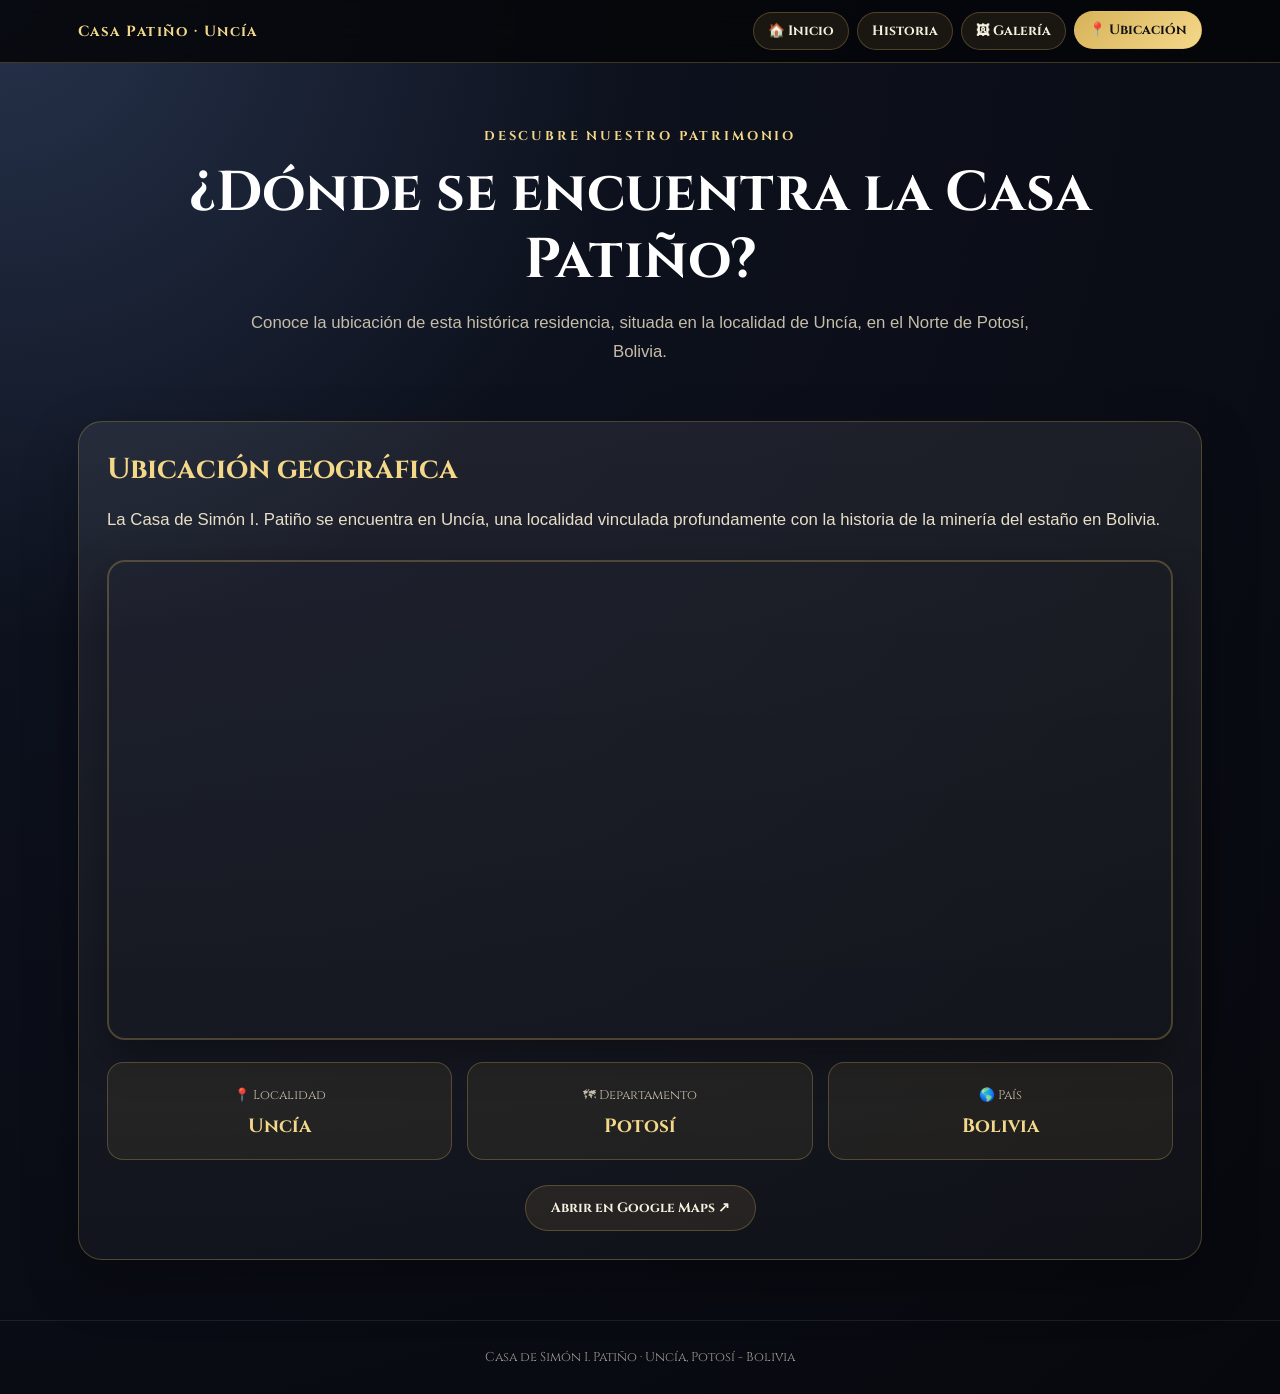
<file: mapa.html>
<!DOCTYPE html>
<html lang="es">
<head>
    <meta charset="UTF-8">
    <meta name="viewport" content="width=device-width, initial-scale=1.0">
    <title>Casa Patiño - Ubicación</title>

    <!-- Fuente clásica -->
    <link rel="preconnect" href="https://fonts.googleapis.com">
    <link rel="preconnect" href="https://fonts.gstatic.com" crossorigin>
    <link href="https://fonts.googleapis.com/css2?family=Cinzel:wght@400;500;600;700&display=swap" rel="stylesheet">

    <link rel="stylesheet" href="mapa.css">
</head>
<body>

    <!-- BARRA DE NAVEGACIÓN -->
    <nav class="topnav">
        <div class="nav-inner">
            <div class="brand">Casa Patiño · Uncía</div>

            <div class="links">
                <a href="index.html">🏠 Inicio</a>
                <a href="Historia.html">Historia</a>
                <a href="galeria.html">🖼 Galería</a>
                <a href="mapa.html" class="active">📍 Ubicación</a>
            </div>
        </div>
    </nav>

    <!-- PRESENTACIÓN -->
    <header class="hero">
        <div class="eyebrow">Descubre nuestro patrimonio</div>

        <h1>¿Dónde se encuentra la Casa Patiño?</h1>

        <p>
            Conoce la ubicación de esta histórica residencia,
            situada en la localidad de Uncía, en el Norte de Potosí,
            Bolivia.
        </p>
    </header>

    <!-- CONTENIDO PRINCIPAL -->
    <main class="wrap">

        <section class="section">

            <h2>Ubicación geográfica</h2>

            <p class="lead">
                La Casa de Simón I. Patiño se encuentra en Uncía,
                una localidad vinculada profundamente con la historia
                de la minería del estaño en Bolivia.
            </p>

            <!-- MAPA DE GOOGLE -->
            <div class="map-container">
                <iframe
                    src="https://maps.google.com/maps?q=Casa%20Pati%C3%B1o%2C%20Unc%C3%ADa%2C%20Potos%C3%AD%2C%20Bolivia&t=&z=16&ie=UTF8&iwloc=&output=embed"
                    width="100%"
                    height="100%"
                    style="border:0;"
                    allowfullscreen=""
                    loading="lazy"
                    referrerpolicy="no-referrer-when-downgrade">
                </iframe>
            </div>

            <div class="location-info">

                <div class="info-card">
                    <span>📍 Localidad</span>
                    <h3>Uncía</h3>
                </div>

                <div class="info-card">
                    <span>🗺 Departamento</span>
                    <h3>Potosí</h3>
                </div>

                <div class="info-card">
                    <span>🌎 País</span>
                    <h3>Bolivia</h3>
                </div>

            </div>

            <div class="actions">
                <a
                    class="btn"
                    href="https://www.google.com/maps/search/?api=1&query=Casa+Pati%C3%B1o+Unc%C3%ADa+Potos%C3%AD+Bolivia"
                    target="_blank"
                    rel="noopener noreferrer">
                    Abrir en Google Maps ↗
                </a>
            </div>

        </section>

    </main>

    <!-- PIE DE PÁGINA -->
    <footer class="footer">
        Casa de Simón I. Patiño · Uncía, Potosí - Bolivia
    </footer>

</body>
</html>
</file>
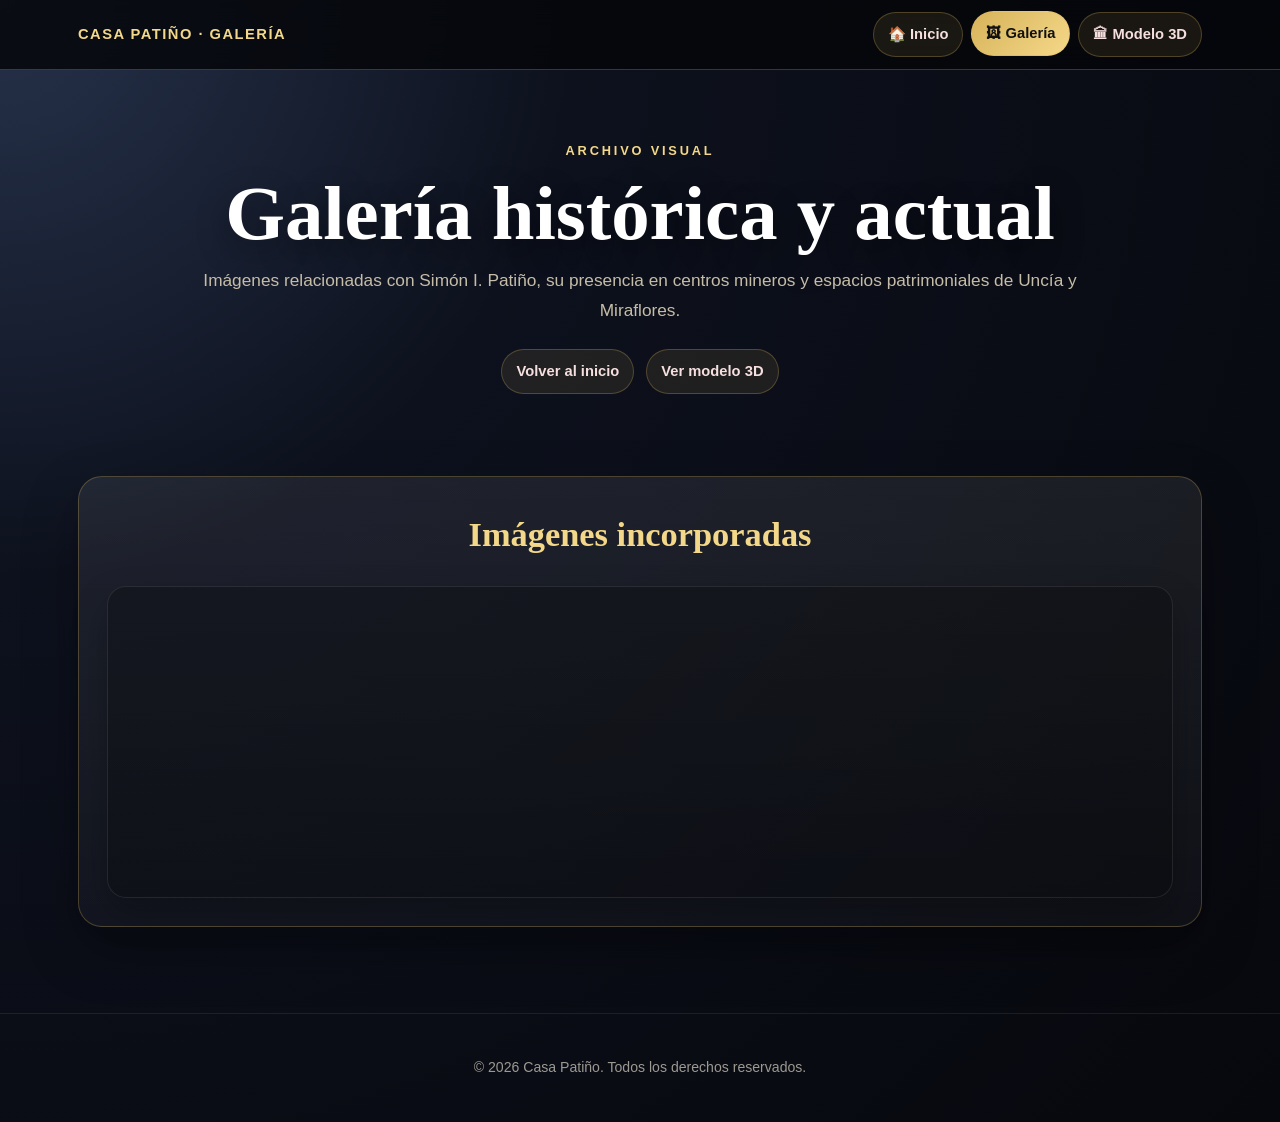
<file: mi examen grafica/mi examen grafica/pgaleri.html>
<!DOCTYPE html>
<html lang="es">

<head>
    <meta charset="utf-8">
    <meta name="viewport" content="width=device-width, initial-scale=1">
    <title>Galería - Casa Patiño</title>
    <style>
        :root {
            --bg: #080a10;
            --panel: #121722;
            --panel2: #1b2230;
            --gold: #d7b35a;
            --gold2: #f4d889;
            --text: #f6dfdf;
            --muted: #c6bda8;
            --line: rgba(215, 179, 90, .28);
            --soft: rgba(255, 255, 255, .075)
        }

        * {
            box-sizing: border-box
        }

        html {
            scroll-behavior: smooth
        }

        body {
            margin: 0;
            font-family: Segoe UI, Arial, sans-serif;
            background: radial-gradient(circle at top left, #26324b 0, #0d111d 34%, #07080d 100%);
            color: var(--text);
            line-height: 1.7
        }

        .topnav {
            position: sticky;
            top: 0;
            z-index: 1000;
            background: rgba(5, 6, 10, .84);
            backdrop-filter: blur(14px);
            border-bottom: 1px solid var(--line)
        }

        .nav-inner {
            max-width: 1160px;
            margin: auto;
            display: flex;
            align-items: center;
            justify-content: space-between;
            gap: 12px;
            flex-wrap: wrap;
            padding: 12px 18px
        }

        .brand {
            font-weight: 900;
            letter-spacing: .1em;
            text-transform: uppercase;
            color: var(--gold2);
            font-size: .92rem
        }

        .links {
            display: flex;
            gap: 8px;
            flex-wrap: wrap
        }

        .links a,
        .btn {
            color: var(--text);
            text-decoration: none;
            border: 1px solid var(--line);
            background: rgba(215, 179, 90, .10);
            padding: 9px 14px;
            border-radius: 999px;
            font-weight: 700;
            font-size: .92rem;
            transition: .2s
        }

        .links a:hover,
        .links a.active,
        .btn:hover {
            background: linear-gradient(135deg, var(--gold), var(--gold2));
            color: #111;
            transform: translateY(-1px)
        }

        .hero {
            max-width: 1160px;
            margin: auto;
            text-align: center;
            padding: 70px 18px 38px
        }

        .eyebrow {
            color: var(--gold2);
            letter-spacing: .22em;
            text-transform: uppercase;
            font-size: .8rem;
            font-weight: 800
        }

        .hero h1 {
            font-family: Georgia, serif;
            font-size: clamp(2rem, 6vw, 4.8rem);
            line-height: 1.05;
            margin: 12px 0;
            color: #fff;
            text-shadow: 0 10px 32px rgba(0, 0, 0, .45)
        }

        .hero p {
            max-width: 880px;
            margin: 0 auto;
            color: var(--muted);
            font-size: 1.08rem
        }

        .actions {
            display: flex;
            gap: 12px;
            justify-content: center;
            flex-wrap: wrap;
            margin-top: 24px
        }

        .wrap {
            max-width: 1160px;
            margin: auto;
            padding: 22px 18px 64px
        }

        .section {
            background: linear-gradient(180deg, rgba(255, 255, 255, .075), rgba(255, 255, 255, .035));
            border: 1px solid var(--line);
            border-radius: 24px;
            padding: 28px;
            margin: 22px 0;
            box-shadow: 0 22px 55px rgba(0, 0, 0, .28)
        }

        .section h2 {
            font-family: Georgia, serif;
            color: var(--gold2);
            font-size: clamp(1.45rem, 3vw, 2.15rem);
            margin: 0 0 12px
        }

        .section h3 {
            color: #fff;
            margin: 18px 0 8px
        }

        .lead {
            font-size: 1.08rem;
            color: #e9dfc8
        }

        .grid {
            display: grid;
            grid-template-columns: repeat(auto-fit, minmax(240px, 1fr));
            gap: 18px;
            margin-top: 22px
        }

        .card {
            background: rgba(0, 0, 0, .24);
            border: 1px solid rgba(255, 255, 255, .09);
            border-radius: 19px;
            overflow: hidden;
            box-shadow: 0 16px 35px rgba(0, 0, 0, .25)
        }

        .card img {
            width: 100%;
            height: 260px;
            object-fit: cover;
            display: block
        }

        .card .body {
            padding: 16px
        }

        .card h3 {
            margin: 0 0 6px;
            color: #fff;
            font-size: 1.05rem
        }

        .card p {
            margin: 0;
            color: var(--muted);
            font-size: .94rem
        }

        .statgrid {
            display: grid;
            grid-template-columns: repeat(auto-fit, minmax(160px, 1fr));
            gap: 12px;
            margin-top: 20px
        }

        .stat {
            padding: 16px;
            border-radius: 17px;
            background: rgba(215, 179, 90, .11);
            border: 1px solid var(--line)
        }

        .stat b {
            display: block;
            color: var(--gold2);
            font-size: 1.15rem
        }

        .timeline {
            display: grid;
            gap: 14px;
            margin-top: 20px
        }

        .timeitem {
            display: grid;
            grid-template-columns: 120px 1fr;
            gap: 16px;
            align-items: start;
            padding: 16px;
            border: 1px solid rgba(255, 255, 255, .08);
            background: rgba(0, 0, 0, .18);
            border-radius: 18px
        }

        .year {
            color: #111;
            background: linear-gradient(135deg, var(--gold), var(--gold2));
            font-weight: 900;
            text-align: center;
            border-radius: 999px;
            padding: 6px 10px
        }

        .list {
            display: grid;
            grid-template-columns: repeat(auto-fit, minmax(230px, 1fr));
            gap: 12px;
            margin-top: 18px
        }

        .list div {
            border: 1px solid rgba(255, 255, 255, .08);
            background: rgba(255, 255, 255, .04);
            border-radius: 16px;
            padding: 14px
        }

        .footer {
            text-align: center;
            color: rgba(246, 240, 223, .62);
            font-size: .88rem;
            padding: 28px;
            border-top: 1px solid rgba(255, 255, 255, .08)
        }

        @media(max-width:690px) {
            .nav-inner {
                justify-content: center
            }

            .hero {
                padding-top: 42px
            }

            .section {
                padding: 20px
            }

            .timeitem {
                grid-template-columns: 1fr
            }

            .card img {
                height: 220px
            }
        }

        .gallery-title {
            text-align: center
        }

        .photo-card img {
            height: 310px;
            filter: sepia(10%) contrast(1.02)
        }

        .caption-small {
            font-size: .86rem;
            color: var(--muted);
            margin-top: 8px
        }
    </style>
</head>

<body>
    <nav class="topnav">
        <div class="nav-inner">
            <div class="brand">Casa Patiño · Galería</div>
            <div class="links">
                <a href="index.html">🏠 Inicio</a>
                <a class="active" href="pgaleri.html">🖼 Galería</a>
                <a href="patino.html">🏛 Modelo 3D</a>
            </div>
        </div>
    </nav>

    <header class="hero">
        <div class="eyebrow">Archivo visual</div>
        <h1>Galería histórica y actual</h1>
        <p>Imágenes relacionadas con Simón I. Patiño, su presencia en centros mineros y espacios patrimoniales de Uncía y Miraflores.</p>
        <div class="actions">
            <a class="btn" href="index.html">Volver al inicio</a>
            <a class="btn" href="patino.html">Ver modelo 3D</a>
        </div>
    </header>

    <main class="wrap">
        <section class="section">
            <h2 class="gallery-title">Imágenes incorporadas</h2>
            <div class="grid">
                <article class="card photo-card">
                    <img src="[data-uri]">
                </article>
            </div>
        </section>
    </main>

    <footer class="footer">
        <p>© 2026 Casa Patiño. Todos los derechos reservados.</p>
    </footer>
</body>

</html>
</file>
<file: bibliografia.css>
:root {
    --bg: #080a10;
    --panel: #121722;
    --panel2: #1b2230;
    --gold: #d7b35a;
    --gold2: #f4d889;
    --text: #f6dfdf;
    --muted: #c6bda8;
    --line: rgba(215, 179, 90, .28);
    --soft: rgba(255, 255, 255, .075);
}
/* =========================================
   CONFIGURACIÓN GENERAL
========================================= */
* {
    box-sizing: border-box;
}
html {
    scroll-behavior: smooth;
}
body {
    margin: 0;
    font-family: Segoe UI, Arial, sans-serif;
    background:
        radial-gradient(
            circle at top left,
            #26324b 0,
            #0d111d 34%,
            #07080d 100%
        );
    color: var(--text);
    line-height: 1.7;
}
.topnav {
    position: sticky;
    top: 0;
    z-index: 1000;
    background: rgba(5, 6, 10, .84);
    backdrop-filter: blur(14px);
    border-bottom: 1px solid var(--line);
}
.nav-inner {
    max-width: 1160px;
    margin: auto;
    display: flex;
    align-items: center;
    justify-content: space-between;
    gap: 12px;
    flex-wrap: wrap;
    padding: 12px 18px;
}
.brand {
    font-weight: 900;
    letter-spacing: .1em;
    text-transform: uppercase;
    color: var(--gold2);
    font-size: .92rem;

}
.links {
    display: flex;
    gap: 8px;
    flex-wrap: wrap;
}

.links a {
    color: var(--text);
    text-decoration: none;
    border: 1px solid var(--line);
    background:rgba(215, 179, 90, .10);
    padding: 9px 14px;
    border-radius: 999px;
    font-weight: 700;
    font-size: .92rem;
    transition: .2s;
}

.links a:hover,
.links a.active {
    background:
        linear-gradient(
            135deg,
            var(--gold),
            var(--gold2)
        );
    color: #111;
    transform: translateY(-1px);
}
.hero {
    max-width: 1160px;
    margin: auto;
    text-align: center;
    padding: 70px 18px 38px;
}

.eyebrow {
    color: var(--gold2);
    letter-spacing: .22em;
    text-transform: uppercase;
    font-size: .8rem;
    font-weight: 800;
}

.hero h1 {
    font-family: Georgia, serif;
    font-size: clamp(2rem, 6vw, 4.8rem);
    line-height: 1.05;
    margin: 12px 0;
    color: #fff;
    text-shadow: 0 10px 32px rgba(0, 0, 0, .45);
}

.hero p {
    max-width: 880px;
    margin: 0 auto;
    color: var(--muted);
    font-size: 1.08rem;
}

.actions {
    display: flex;
    gap: 12px;
    justify-content: center;
    flex-wrap: wrap;
    margin-top: 24px;
}

.btn {
    color: var(--text);
    text-decoration: none;
    border: 1px solid var(--line);
    background: rgba(215, 179, 90, .10);
    padding: 9px 14px;
    border-radius: 999px;
    font-weight: 700;
    font-size: .92rem;
    transition: .2s;
}


.btn:hover {
    background:
        linear-gradient(
            135deg,
            var(--gold),
            var(--gold2)
        );
    color: #111;
    transform: translateY(-1px);
}

/* =========================================
   CONTENEDOR PRINCIPAL
========================================= */
.wrap {
    max-width: 1160px;
    margin: auto;
    padding: 22px 18px 64px;
}
/* =========================================
   SECCIONES
========================================= */
.section {
    background:
        linear-gradient(
            180deg,
            rgba(255, 255, 255, .075),
            rgba(255, 255, 255, .035)
        );
    border: 1px solid var(--line);
    border-radius: 24px;
    padding: 28px;
    margin: 22px 0;
    box-shadow:
        0 22px 55px rgba(0, 0, 0, .28);
}


.section h2 {
    font-family: Georgia, serif;
    color: var(--gold2);
    font-size: clamp(1.45rem, 3vw, 2.15rem);
    margin: 0 0 12px;
}

.section h3 {
    color: #fff;
    margin: 18px 0 8px;
}

.gallery-title {

    text-align: center;

}
/* =========================================
   GALERÍA
========================================= */
.grid {
    display: grid;
    grid-template-columns:
        repeat(
            auto-fit,
            minmax(240px, 1fr)
        );
    gap: 18px;
    margin-top: 22px;

}
/* =========================================
   TARJETAS
========================================= */

.card {

    background: rgba(0, 0, 0, .24);
    border: 1px solid rgba(255, 255, 255, .09);
    border-radius: 19px;
    overflow: hidden;
    box-shadow:
        0 16px 35px rgba(0, 0, 0, .25);
}
/* =========================================
   IMÁGENES
========================================= */
.card img {
    width: 100%;
    height: 260px;
    object-fit: cover;
    display: block;
}

.photo-card img {
    height: 310px;
    filter:
        sepia(10%)
        contrast(1.02);
}

/* =========================================
   CUERPO DE LAS TARJETAS
========================================= */
.card .body {
    padding: 16px;
}

.card h3 {
    margin: 0 0 6px;
    color: #fff;
    font-size: 1.05rem;
}

.card p {
    margin: 0;
    color: var(--muted);
    font-size: .94rem;
}

.caption-small {
    font-size: .86rem;
    color: var(--muted);
    margin-top: 8px;
}

/* =========================================
   ESTADÍSTICAS
======================================== */
.statgrid {
    display: grid;
    grid-template-columns:
        repeat(
            auto-fit,
            minmax(160px, 1fr)
        );
    gap: 12px;
    margin-top: 20px;
}


.stat {
    padding: 16px;
    border-radius: 17px;
    background: rgba(215, 179, 90, .11);
    border: 1px solid var(--line);
}

.stat b {
    display: block;
    color: var(--gold2);
    font-size: 1.15rem;
}
/* =========================================
   LÍNEA DE TIEMPO
========================================= */
.timeline {
    display: grid;
    gap: 14px;
    margin-top: 20px;
}

.timeitem {
    display: grid;
    grid-template-columns: 120px 1fr;
    gap: 16px;
    align-items: start;
    padding: 16px;
    border: 1px solid rgba(255, 255, 255, .08);
    background: rgba(0, 0, 0, .18);
    border-radius: 18px;
}

.year {
    color: #111;
    background:
        linear-gradient(135deg,var(--gold),var(--gold2));
    font-weight: 900;
    text-align: center;
    border-radius: 999px;
    padding: 6px 10px;
}
/* =========================================
   LISTAS
========================================= */
.list {
    display: grid;
    grid-template-columns:
        repeat(
            auto-fit,
            minmax(230px, 1fr)
        );
    gap: 12px;
    margin-top: 18px;
}

.list div {
    border: 1px solid rgba(255, 255, 255, .08);
    background: rgba(255, 255, 255, .04);
    border-radius: 16px;
    padding: 14px;
}
/* =========================================
   PIE DE PÁGINA
========================================= */
.footer {
    text-align: center;
    color: rgba(246, 240, 223, .62);
    font-size: .88rem;
    padding: 28px;
    border-top:
        1px solid rgba(255, 255, 255, .08);
}
/* =========================================
   RESPONSIVE
========================================= */
@media (max-width: 690px) {
    .nav-inner {
        justify-content: center;
    }
    .hero {
        padding-top: 42px;
    }
    .section {
        padding: 20px;
    }
    .timeitem {
        grid-template-columns: 1fr;
    }
    .card img {
        height: 220px;
    }

}
/* =========================================
   IMÁGENES DESTACADAS DE BIBLIOGRAFÍA
========================================= */

.photo-feature {
    margin-top: 24px;
    text-align: center;
}

.photo-feature img {
    width: 100%;
    max-height: 520px;
    object-fit: cover;
    display: block;
    margin: auto;
    border-radius: 18px;
    border: 1px solid rgba(215, 179, 90, .22);
    box-shadow:
        0 18px 40px rgba(0, 0, 0, .30);
}

.photo-feature .caption-small {
    max-width: 850px;
    margin: 10px auto 0;
}
</file>
<file: galeria.css>
/* =========================================
   VARIABLES
========================================= */
:root {
    --bg: #080a10;
    --panel: #121722;
    --panel2: #1b2230;
    --gold: #d7b35a;
    --gold2: #f4d889;
    --text: #f6dfdf;
    --muted: #c6bda8;
    --line: rgba(215, 179, 90, .28);
    --soft: rgba(255, 255, 255, .075);
}
/* =========================================
   CONFIGURACIÓN GENERAL
========================================= */
* {
    box-sizing: border-box;
}
html {
    scroll-behavior: smooth;
}
body {
    margin: 0;
    font-family: Segoe UI, Arial, sans-serif;
    background:
        radial-gradient(
            circle at top left,
            #26324b 0,
            #0d111d 34%,
            #07080d 100%
        );
    color: var(--text);
    line-height: 1.7;
}
/* =========================================
   BARRA DE NAVEGACIÓN
========================================= */
.topnav {
    position: sticky;
    top: 0;
    z-index: 1000;
    background: rgba(5, 6, 10, .84);
    backdrop-filter: blur(14px);
    border-bottom: 1px solid var(--line);
}

.nav-inner {
    max-width: 1160px;
    margin: auto;
    display: flex;
    align-items: center;
    justify-content: space-between;
    gap: 12px;
    flex-wrap: wrap;
    padding: 12px 18px;
}
/* =========================================
   NOMBRE DE LA PÁGINA
========================================= */
.brand {
    font-weight: 900;
    letter-spacing: .1em;
    text-transform: uppercase;
    color: var(--gold2);
    font-size: .92rem;

}
/* =========================================
   ENLACES DEL MENÚ
========================================= */
.links {
    display: flex;
    gap: 8px;
    flex-wrap: wrap;
}

.links a {
    color: var(--text);
    text-decoration: none;
    border: 1px solid var(--line);
    background:rgba(215, 179, 90, .10);
    padding: 9px 14px;
    border-radius: 999px;
    font-weight: 700;
    font-size: .92rem;
    transition: .2s;
}

.links a:hover,
.links a.active {
    background:
        linear-gradient(
            135deg,
            var(--gold),
            var(--gold2)
        );
    color: #111;
    transform: translateY(-1px);
}
/* =========================================
   ENCABEZADO / HERO
========================================= */
.hero {
    max-width: 1160px;
    margin: auto;
    text-align: center;
    padding: 70px 18px 38px;
}

.eyebrow {
    color: var(--gold2);
    letter-spacing: .22em;
    text-transform: uppercase;
    font-size: .8rem;
    font-weight: 800;
}

.hero h1 {
    font-family: Georgia, serif;
    font-size: clamp(2rem, 6vw, 4.8rem);
    line-height: 1.05;
    margin: 12px 0;
    color: #fff;
    text-shadow: 0 10px 32px rgba(0, 0, 0, .45);
}

.hero p {
    max-width: 880px;
    margin: 0 auto;
    color: var(--muted);
    font-size: 1.08rem;
}
/* =========================================
   BOTONES DEL ENCABEZADO
========================================= */
.actions {
    display: flex;
    gap: 12px;
    justify-content: center;
    flex-wrap: wrap;
    margin-top: 24px;
}

.btn {
    color: var(--text);
    text-decoration: none;
    border: 1px solid var(--line);
    background: rgba(215, 179, 90, .10);
    padding: 9px 14px;
    border-radius: 999px;
    font-weight: 700;
    font-size: .92rem;
    transition: .2s;
}


.btn:hover {
    background:
        linear-gradient(
            135deg,
            var(--gold),
            var(--gold2)
        );
    color: #111;
    transform: translateY(-1px);
}

/* =========================================
   CONTENEDOR PRINCIPAL
========================================= */
.wrap {
    max-width: 1160px;
    margin: auto;
    padding: 22px 18px 64px;
}
/* =========================================
   SECCIONES
========================================= */
.section {
    background:
        linear-gradient(
            180deg,
            rgba(255, 255, 255, .075),
            rgba(255, 255, 255, .035)
        );
    border: 1px solid var(--line);
    border-radius: 24px;
    padding: 28px;
    margin: 22px 0;
    box-shadow:
        0 22px 55px rgba(0, 0, 0, .28);
}


.section h2 {
    font-family: Georgia, serif;
    color: var(--gold2);
    font-size: clamp(1.45rem, 3vw, 2.15rem);
    margin: 0 0 12px;
}

.section h3 {
    color: #fff;
    margin: 18px 0 8px;
}

.gallery-title {

    text-align: center;

}
/* =========================================
   GALERÍA
========================================= */
.grid {
    display: grid;
    grid-template-columns:
        repeat(
            auto-fit,
            minmax(240px, 1fr)
        );
    gap: 18px;
    margin-top: 22px;

}
/* =========================================
   TARJETAS
========================================= */

.card {

    background: rgba(0, 0, 0, .24);
    border: 1px solid rgba(255, 255, 255, .09);
    border-radius: 19px;
    overflow: hidden;
    box-shadow:
        0 16px 35px rgba(0, 0, 0, .25);
}
/* =========================================
   IMÁGENES
========================================= */
.card img {
    width: 100%;
    height: 260px;
    object-fit: cover;
    display: block;
}

.photo-card img {
    height: 310px;
    filter:
        sepia(10%)
        contrast(1.02);
}

/* =========================================
   CUERPO DE LAS TARJETAS
========================================= */
.card .body {
    padding: 16px;
}

.card h3 {
    margin: 0 0 6px;
    color: #fff;
    font-size: 1.05rem;
}

.card p {
    margin: 0;
    color: var(--muted);
    font-size: .94rem;
}

.caption-small {
    font-size: .86rem;
    color: var(--muted);
    margin-top: 8px;
}

/* =========================================
   ESTADÍSTICAS
======================================== */
.statgrid {
    display: grid;
    grid-template-columns:
        repeat(
            auto-fit,
            minmax(160px, 1fr)
        );
    gap: 12px;
    margin-top: 20px;
}


.stat {
    padding: 16px;
    border-radius: 17px;
    background: rgba(215, 179, 90, .11);
    border: 1px solid var(--line);
}

.stat b {
    display: block;
    color: var(--gold2);
    font-size: 1.15rem;
}
/* =========================================
   LÍNEA DE TIEMPO
========================================= */
.timeline {
    display: grid;
    gap: 14px;
    margin-top: 20px;
}

.timeitem {
    display: grid;
    grid-template-columns: 120px 1fr;
    gap: 16px;
    align-items: start;
    padding: 16px;
    border: 1px solid rgba(255, 255, 255, .08);
    background: rgba(0, 0, 0, .18);
    border-radius: 18px;
}

.year {
    color: #111;
    background:
        linear-gradient(135deg,var(--gold),var(--gold2));
    font-weight: 900;
    text-align: center;
    border-radius: 999px;
    padding: 6px 10px;
}
/* =========================================
   LISTAS
========================================= */
.list {
    display: grid;
    grid-template-columns:
        repeat(
            auto-fit,
            minmax(230px, 1fr)
        );
    gap: 12px;
    margin-top: 18px;
}

.list div {
    border: 1px solid rgba(255, 255, 255, .08);
    background: rgba(255, 255, 255, .04);
    border-radius: 16px;
    padding: 14px;
}
/* =========================================
   PIE DE PÁGINA
========================================= */
.footer {
    text-align: center;
    color: rgba(246, 240, 223, .62);
    font-size: .88rem;
    padding: 28px;
    border-top:
        1px solid rgba(255, 255, 255, .08);
}
/* =========================================
   RESPONSIVE
========================================= */
@media (max-width: 690px) {
    .nav-inner {
        justify-content: center;
    }
    .hero {
        padding-top: 42px;
    }
    .section {
        padding: 20px;
    }
    .timeitem {
        grid-template-columns: 1fr;
    }
    .card img {
        height: 220px;
    }

}
</file>
<file: Historia.css>
/* =========================================================
   HISTORIA - CASA PATIÑO
   Hoja de estilos independiente
   ========================================================= */

:root {
    --bg: #090b10;
    --bg-soft: #111722;
    --panel: #151c28;
    --gold: #c8a45c;
    --gold-light: #ead39a;
    --text: #f4f0e7;
    --muted: #b9b5ac;
    --line: rgba(200, 164, 92, .28);
    --serif: "Cinzel", Georgia, serif;
    --sans: "Source Sans 3", "Segoe UI", Arial, sans-serif;
}

* {
    box-sizing: border-box;
}

html {
    scroll-behavior: smooth;
    scroll-padding-top: 90px;
}

body {
    margin: 0;
    color: var(--text);
    background: var(--bg);
    font-family: var(--sans);
    line-height: 1.75;
    overflow-x: hidden;
}

a {
    color: inherit;
}

/* Navegación */
.topnav {
    position: sticky;
    top: 0;
    z-index: 1000;
    background: rgba(7, 9, 14, .91);
    border-bottom: 1px solid var(--line);
    backdrop-filter: blur(16px);
}

.nav-inner {
    width: min(1180px, calc(100% - 48px));
    min-height: 76px;
    margin: auto;
    display: flex;
    align-items: center;
    justify-content: space-between;
    gap: 24px;
}

.brand {
    display: inline-flex;
    align-items: center;
    gap: 12px;
    text-decoration: none;
    color: var(--gold-light);
    font-weight: 700;
    letter-spacing: .08em;
    text-transform: uppercase;
    font-size: .85rem;
    line-height: 1.3;
}

.brand small {
    display: block;
    color: var(--muted);
    font-size: .68rem;
    letter-spacing: .18em;
    margin-top: 4px;
}

.brand-mark {
    width: 42px;
    height: 42px;
    display: grid;
    place-items: center;
    border: 1px solid var(--gold);
    color: var(--gold-light);
    font-family: var(--serif);
    font-size: .9rem;
}

.links {
    display: flex;
    align-items: center;
    flex-wrap: wrap;
    gap: 7px;
}

.links a {
    padding: 9px 14px;
    color: #d7d3ca;
    text-decoration: none;
    font-size: .91rem;
    border: 1px solid transparent;
    border-radius: 3px;
    transition: .25s ease;
}

.links a:hover,
.links a.active {
    color: var(--gold-light);
    border-color: var(--line);
    background: rgba(200, 164, 92, .08);
}

/* Portada */
.hero {
    min-height: 620px;
    position: relative;
    display: grid;
    place-items: center;
    padding: 100px 24px 110px;
    text-align: center;
    isolation: isolate;
    background:
        linear-gradient(180deg, rgba(7, 9, 14, .48), rgba(7, 9, 14, .88)),
        radial-gradient(ellipse at 50% 30%, #344052 0%, #171e2a 45%, #090b10 100%);
    border-bottom: 1px solid var(--line);
}

.hero::before,
.hero::after {
    content: "";
    position: absolute;
    z-index: -1;
    pointer-events: none;
}

.hero::before {
    inset: 30px;
    border: 1px solid rgba(234, 211, 154, .12);
}

.hero::after {
    width: min(700px, 85vw);
    height: 1px;
    bottom: 76px;
    background: linear-gradient(90deg, transparent, var(--gold), transparent);
}

.hero-content {
    max-width: 900px;
}

.eyebrow,
.section-kicker {
    color: var(--gold-light);
    text-transform: uppercase;
    letter-spacing: .22em;
    font-size: .76rem;
    font-weight: 700;
}

.hero h1 {
    margin: 24px 0 20px;
    color: #fff;
    font-family: var(--serif);
    font-size: clamp(2.6rem, 7vw, 5.6rem);
    font-weight: 600;
    line-height: 1.15;
    letter-spacing: -.035em;
}

.hero h1 em,
h2 em {
    color: var(--gold-light);
    font-style: normal;
}

.hero-description {
    max-width: 720px;
    margin: 0 auto;
    color: #d0cfc9;
    font-size: clamp(1rem, 2vw, 1.15rem);
}

.hero-link {
    display: inline-flex;
    align-items: center;
    gap: 14px;
    margin-top: 34px;
    padding: 12px 20px;
    border: 1px solid var(--gold);
    color: var(--gold-light);
    text-decoration: none;
    text-transform: uppercase;
    letter-spacing: .12em;
    font-size: .75rem;
    font-weight: 700;
    transition: .25s ease;
}

.hero-link:hover {
    color: #101116;
    background: var(--gold-light);
}

.hero-link span {
    font-size: 1.15rem;
}

.hero-caption {
    position: absolute;
    bottom: 28px;
    color: rgba(244, 240, 231, .58);
    letter-spacing: .2em;
    text-transform: uppercase;
    font-size: .68rem;
}

/* Estructura general */
.content-width {
    width: min(1080px, calc(100% - 48px));
    margin-inline: auto;
}

h2,
h3,
p {
    overflow-wrap: break-word;
}

h2 {
    margin: 0;
    font-family: var(--serif);
    font-size: clamp(2rem, 4vw, 3.2rem);
    line-height: 1.25;
    font-weight: 600;
}

p {
    margin: 0 0 17px;
    color: var(--muted);
}

.gold-rule {
    width: 76px;
    height: 2px;
    margin-top: 25px;
    background: linear-gradient(90deg, var(--gold), transparent);
}

/* Introducción */
.intro-section {
    padding-top: 110px;
    padding-bottom: 90px;
}

.intro-grid {
    display: grid;
    grid-template-columns: .85fr 1.15fr;
    gap: 70px;
    align-items: start;
    margin-top: 28px;
}

.intro-grid h2 {
    color: #fff;
}

.intro-copy .lead {
    color: #e4dfd4;
    font-size: 1.15rem;
    line-height: 1.8;
}

.fact-strip {
    display: grid;
    grid-template-columns: repeat(3, 1fr);
    margin-top: 58px;
    border-top: 1px solid var(--line);
    border-bottom: 1px solid var(--line);
}

.fact {
    display: flex;
    flex-direction: column;
    gap: 3px;
    padding: 23px 26px;
    border-right: 1px solid var(--line);
}

.fact:last-child {
    border-right: 0;
}

.fact-label {
    color: var(--gold);
    text-transform: uppercase;
    letter-spacing: .13em;
    font-size: .68rem;
    font-weight: 700;
}

.fact strong {
    color: #fff;
    font-family: var(--serif);
    font-size: 1.25rem;
    font-weight: 600;
}

.fact span:last-child {
    color: var(--muted);
    font-size: .9rem;
}

/* Sección narrativa */
.story-section {
    padding: 95px 0;
    background: linear-gradient(110deg, #131b28, #0e131d 75%);
    border-top: 1px solid rgba(255,255,255,.04);
    border-bottom: 1px solid rgba(255,255,255,.04);
}

.story-grid {
    display: grid;
    grid-template-columns: .85fr 1.15fr;
    gap: 70px;
}

.story-heading h2 {
    margin-top: 22px;
    color: #fff;
}

.story-copy {
    padding-top: 4px;
}

.story-copy p {
    font-size: 1.04rem;
}

/* Minería */
.mine-section {
    padding: 100px 0;
    background:
        radial-gradient(ellipse at 100% 0%, rgba(200,164,92,.09), transparent 42%),
        var(--bg);
}

.mine-heading {
    display: grid;
    grid-template-columns: 1fr .8fr;
    gap: 50px;
    align-items: end;
    margin: 25px 0 48px;
}

.mine-heading h2 {
    color: #fff;
}

.mine-heading p {
    margin-bottom: 5px;
    font-size: 1.05rem;
}

.mine-feature {
    display: grid;
    grid-template-columns: 72px 1fr;
    gap: 25px;
    padding: 27px 0;
    border-top: 1px solid var(--line);
}

.mine-number {
    color: var(--gold);
    font-family: var(--serif);
    font-size: 1.5rem;
}

.mine-feature h3 {
    margin: 0 0 8px;
    color: #fff;
    font-family: var(--serif);
    font-size: 1.25rem;
    font-weight: 600;
}

.mine-feature p {
    max-width: 820px;
    margin: 0;
}

/* Impacto regional */
.development-section {
    padding-top: 95px;
    padding-bottom: 105px;
}

.development-section h2 {
    margin-top: 20px;
    color: #fff;
}

.section-intro {
    max-width: 760px;
    margin-top: 17px;
    font-size: 1.05rem;
}

.impact-grid {
    display: grid;
    grid-template-columns: repeat(3, 1fr);
    gap: 16px;
    margin-top: 42px;
}

.impact-card {
    min-height: 225px;
    padding: 27px;
    background: linear-gradient(145deg, #171f2c, #10151e);
    border: 1px solid rgba(200,164,92,.2);
    transition: transform .25s ease, border-color .25s ease;
}

.impact-card:hover {
    transform: translateY(-5px);
    border-color: rgba(234,211,154,.6);
}

.impact-icon {
    color: var(--gold);
    font-family: var(--serif);
    font-size: .9rem;
}

.impact-card h3 {
    margin: 20px 0 8px;
    color: #fff;
    font-family: var(--serif);
    font-size: 1.12rem;
}

.impact-card p {
    margin: 0;
    font-size: .94rem;
}

/* Casa Patiño */
.house-section {
    position: relative;
    padding: 105px 0;
    background:
        linear-gradient(90deg, rgba(8,10,15,.97) 0%, rgba(8,10,15,.88) 58%, rgba(8,10,15,.7) 100%),
        radial-gradient(ellipse at 85% 50%, #354052, #171e2a 55%, #0b0e14);
    border-top: 1px solid var(--line);
    border-bottom: 1px solid var(--line);
}

.house-content {
    max-width: 900px;
}

.house-section h2 {
    margin-top: 22px;
    color: #fff;
}

.house-lead {
    margin-top: 28px;
    color: #e5dcc9;
    font-size: 1.2rem;
}

.house-content > p:not(.house-lead) {
    max-width: 820px;
}

.outline-link {
    display: inline-flex;
    align-items: center;
    gap: 16px;
    margin-top: 18px;
    padding-bottom: 7px;
    color: var(--gold-light);
    text-decoration: none;
    border-bottom: 1px solid var(--gold);
    font-size: .9rem;
    font-weight: 700;
    transition: gap .2s ease;
}

.outline-link:hover {
    gap: 23px;
}

/* Cierre y pie */
.closing-section {
    padding-top: 105px;
    padding-bottom: 105px;
    text-align: center;
}

.closing-section h2 {
    margin: 22px 0;
    color: #fff;
}

.closing-section p {
    max-width: 760px;
    margin: 0 auto;
    font-size: 1.05rem;
}

.footer {
    padding: 36px 24px;
    text-align: center;
    background: #06080c;
    border-top: 1px solid var(--line);
}

.footer-brand {
    color: var(--gold-light);
    font-family: var(--serif);
    letter-spacing: .12em;
    font-size: .95rem;
}

.footer p {
    margin: 8px 0 18px;
    font-size: .88rem;
}

.footer-links {
    display: flex;
    justify-content: center;
    flex-wrap: wrap;
    gap: 22px;
}

.footer-links a {
    color: #aaa69d;
    text-decoration: none;
    font-size: .85rem;
}

.footer-links a:hover {
    color: var(--gold-light);
}

/* Adaptación a pantallas pequeñas */
@media (max-width: 760px) {
    .nav-inner {
        width: min(100% - 30px, 600px);
        padding: 12px 0;
        flex-direction: column;
        gap: 12px;
    }

    .links {
        justify-content: center;
    }

    .links a {
        padding: 8px 10px;
        font-size: .83rem;
    }

    .hero {
        min-height: 560px;
        padding: 80px 25px 100px;
    }

    .hero::before {
        inset: 14px;
    }

    .intro-section,
    .development-section,
    .closing-section {
        padding-top: 75px;
        padding-bottom: 75px;
    }

    .intro-grid,
    .story-grid,
    .mine-heading {
        grid-template-columns: 1fr;
        gap: 25px;
    }

    .fact-strip {
        grid-template-columns: 1fr;
        margin-top: 38px;
    }

    .fact {
        padding: 17px 5px;
        border-right: 0;
        border-bottom: 1px solid var(--line);
    }

    .fact:last-child {
        border-bottom: 0;
    }

    .story-section,
    .mine-section,
    .house-section {
        padding: 75px 0;
    }

    .impact-grid {
        grid-template-columns: 1fr;
    }

    .impact-card {
        min-height: auto;
    }

    .mine-feature {
        grid-template-columns: 42px 1fr;
        gap: 12px;
    }

    .content-width {
        width: calc(100% - 36px);
    }
}

@media (max-width: 420px) {
    .brand {
        font-size: .78rem;
    }

    .links {
        gap: 2px;
    }

    .links a {
        padding: 7px 8px;
        font-size: .78rem;
    }

    .hero h1 {
        font-size: 2.35rem;
    }

    .eyebrow,
    .section-kicker {
        letter-spacing: .15em;
        font-size: .68rem;
    }
}

@media (prefers-reduced-motion: reduce) {
    html {
        scroll-behavior: auto;
    }

    *,
    *::before,
    *::after {
        transition-duration: .01ms !important;
        animation-duration: .01ms !important;
    }
}
</file>
<file: mapa.css>
:root {
    --bg: #080a10;
    --gold: #d7b35a;
    --gold2: #f4d889;
    --text: #f6f0df;
    --muted: #c6bda8;
    --line: rgba(215, 179, 90, .28);
}

* {
    box-sizing: border-box;
}

body {
    margin: 0;
    font-family: 'Cinzel', serif;
    background: radial-gradient(
        circle at top left,
        #26324b 0,
        #0d111d 34%,
        #07080d 100%
    );
    color: var(--text);
    min-height: 100vh;
}

/* BARRA SUPERIOR */

.topnav {
    position: sticky;
    top: 0;
    z-index: 1000;
    background: rgba(5, 6, 10, .88);
    backdrop-filter: blur(14px);
    border-bottom: 1px solid var(--line);
}

.nav-inner {
    max-width: 1160px;
    margin: auto;
    display: flex;
    align-items: center;
    justify-content: space-between;
    gap: 12px;
    flex-wrap: wrap;
    padding: 12px 18px;
}

.brand {
    font-weight: 700;
    letter-spacing: .1em;
    color: var(--gold2);
    font-size: .92rem;
}

.links {
    display: flex;
    gap: 8px;
    flex-wrap: wrap;
}

.links a,
.btn {
    color: var(--text);
    text-decoration: none;
    border: 1px solid var(--line);
    background: rgba(215, 179, 90, .10);
    padding: 9px 14px;
    border-radius: 999px;
    font-weight: 700;
    font-size: .85rem;
    transition: .2s;
}

.links a:hover,
.links a.active,
.btn:hover {
    background: linear-gradient(135deg, var(--gold), var(--gold2));
    color: #111;
    transform: translateY(-1px);
}

/* PRESENTACIÓN */

.hero {
    max-width: 1160px;
    margin: auto;
    text-align: center;
    padding: 65px 18px 35px;
}

.eyebrow {
    color: var(--gold2);
    letter-spacing: .22em;
    text-transform: uppercase;
    font-size: .8rem;
    font-weight: 700;
}

.hero h1 {
    font-size: clamp(2rem, 5vw, 3.5rem);
    line-height: 1.2;
    margin: 15px 0;
    color: #fff;
}

.hero p {
    max-width: 800px;
    margin: auto;
    color: var(--muted);
    font-family: Arial, sans-serif;
    font-size: 1.05rem;
    line-height: 1.7;
}

/* CONTENIDO */

.wrap {
    max-width: 1160px;
    margin: auto;
    padding: 20px 18px 60px;
}

.section {
    background: linear-gradient(
        180deg,
        rgba(255, 255, 255, .075),
        rgba(255, 255, 255, .035)
    );
    border: 1px solid var(--line);
    border-radius: 24px;
    padding: 28px;
    box-shadow: 0 22px 55px rgba(0,0,0,.28);
}

.section h2 {
    color: var(--gold2);
    font-size: 1.8rem;
    margin: 0 0 12px;
}

.lead {
    color: #e9dfc8;
    font-family: Arial, sans-serif;
    font-size: 1.05rem;
    line-height: 1.7;
}

/* MAPA */

.map-container {
    width: 100%;
    height: 480px;
    margin-top: 25px;
    border: 2px solid var(--line);
    border-radius: 18px;
    overflow: hidden;
    box-shadow: 0 15px 40px rgba(0,0,0,.35);
}

.map-container iframe {
    display: block;
}

/* INFORMACIÓN DE UBICACIÓN */

.location-info {
    display: grid;
    grid-template-columns: repeat(3, 1fr);
    gap: 15px;
    margin-top: 22px;
}

.info-card {
    padding: 20px;
    background: rgba(215, 179, 90, .08);
    border: 1px solid var(--line);
    border-radius: 16px;
    text-align: center;
}

.info-card span {
    color: var(--muted);
    font-size: .8rem;
}

.info-card h3 {
    color: var(--gold2);
    margin: 8px 0 0;
    font-size: 1.2rem;
}

/* BOTÓN */

.actions {
    display: flex;
    justify-content: center;
    margin-top: 25px;
}

.btn {
    padding: 13px 25px;
    font-family: 'Cinzel', serif;
    cursor: pointer;
}

/* PIE DE PÁGINA */

.footer {
    text-align: center;
    color: rgba(246, 240, 223, .62);
    font-size: .8rem;
    padding: 28px;
    border-top: 1px solid rgba(255, 255, 255, .08);
}

/* RESPONSIVE */

@media(max-width: 690px) {

    .nav-inner {
        justify-content: center;
    }

    .hero {
        padding-top: 40px;
    }

    .section {
        padding: 20px;
    }

    .map-container {
        height: 350px;
    }

    .location-info {
        grid-template-columns: 1fr;
    }
}
</file>
